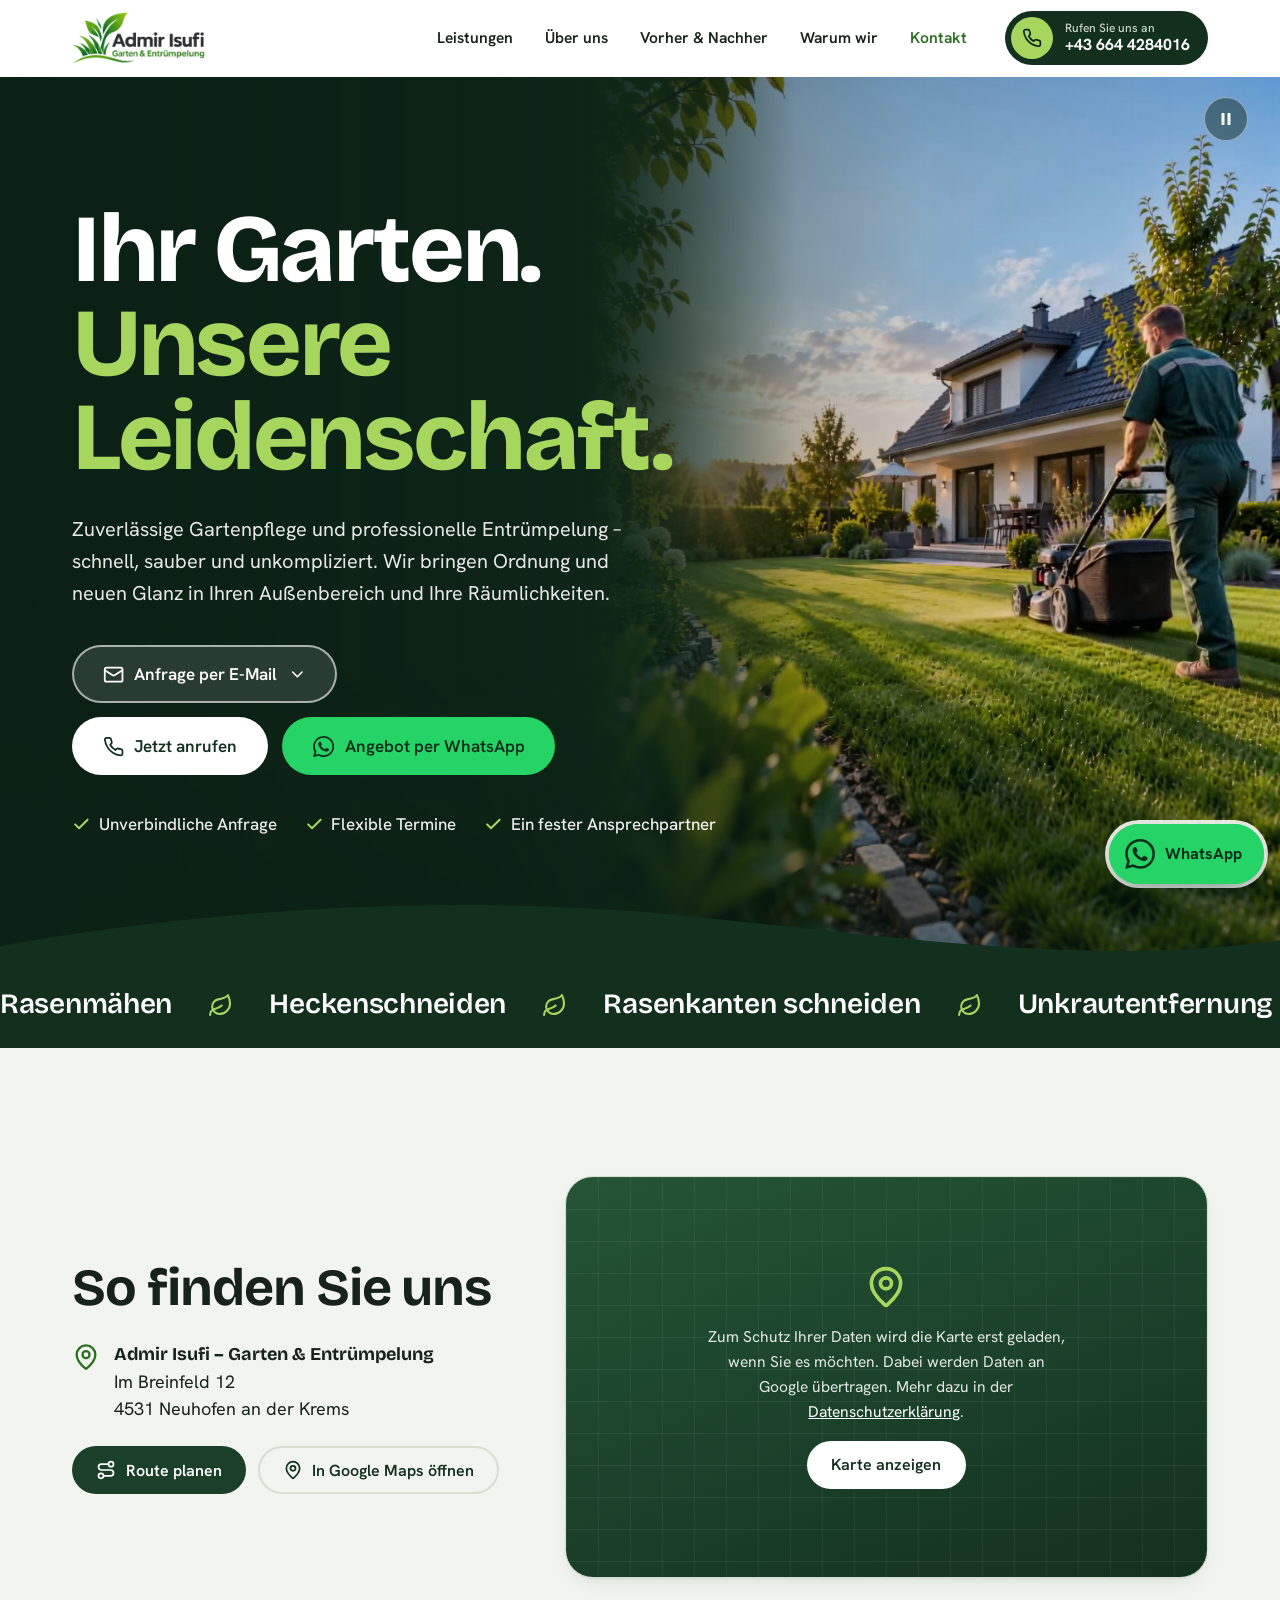
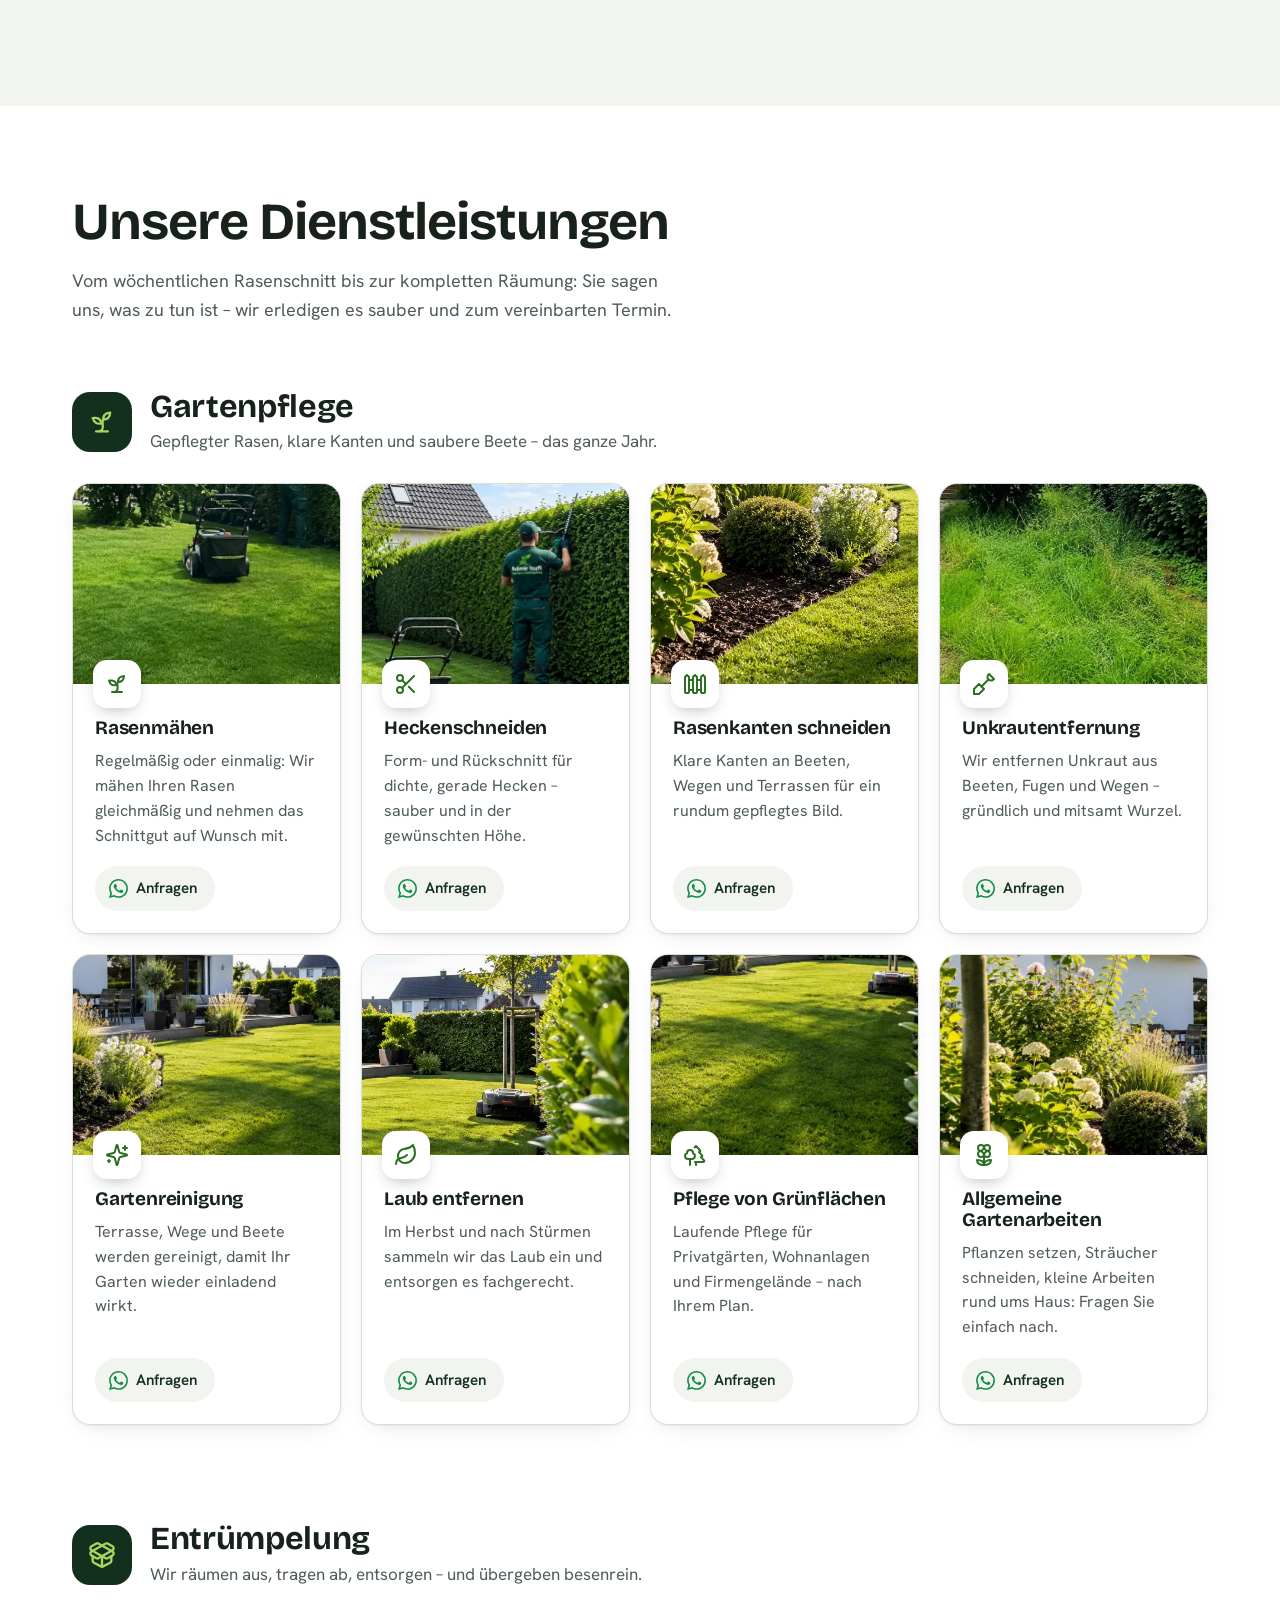
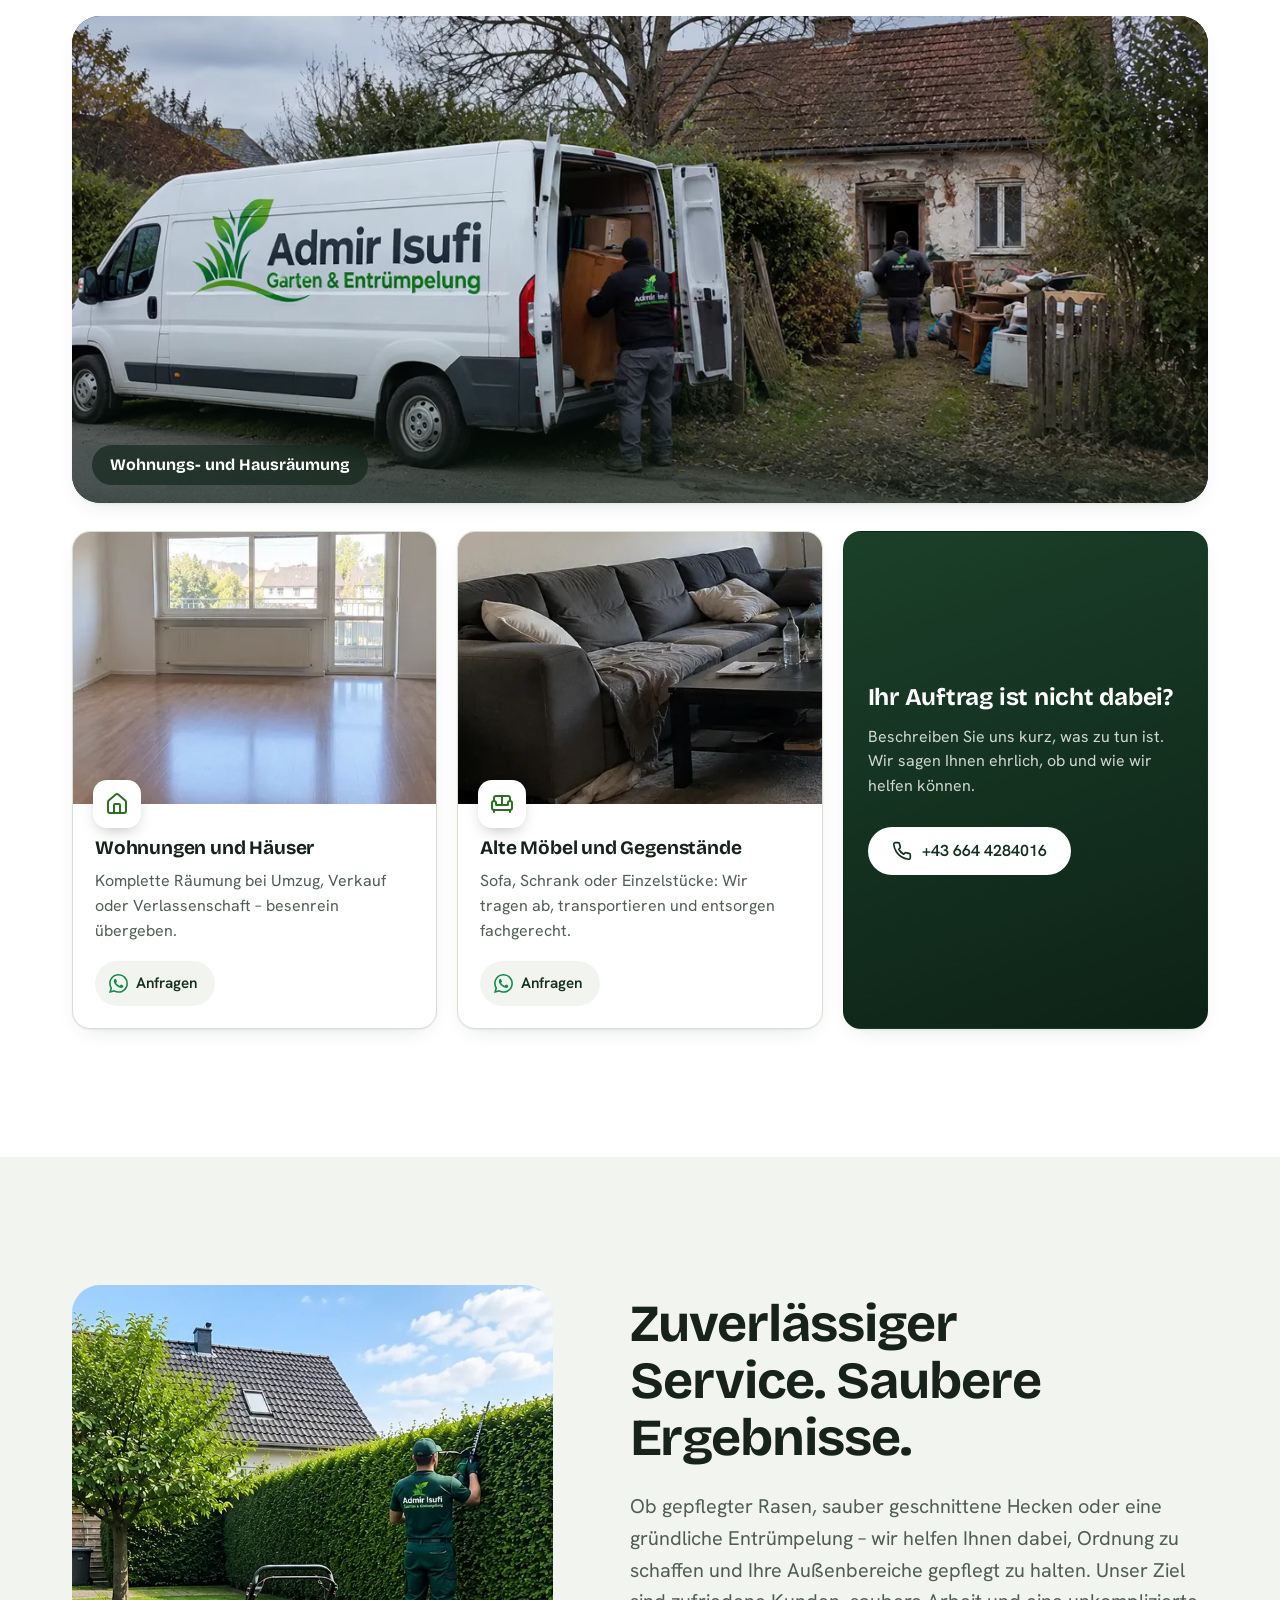
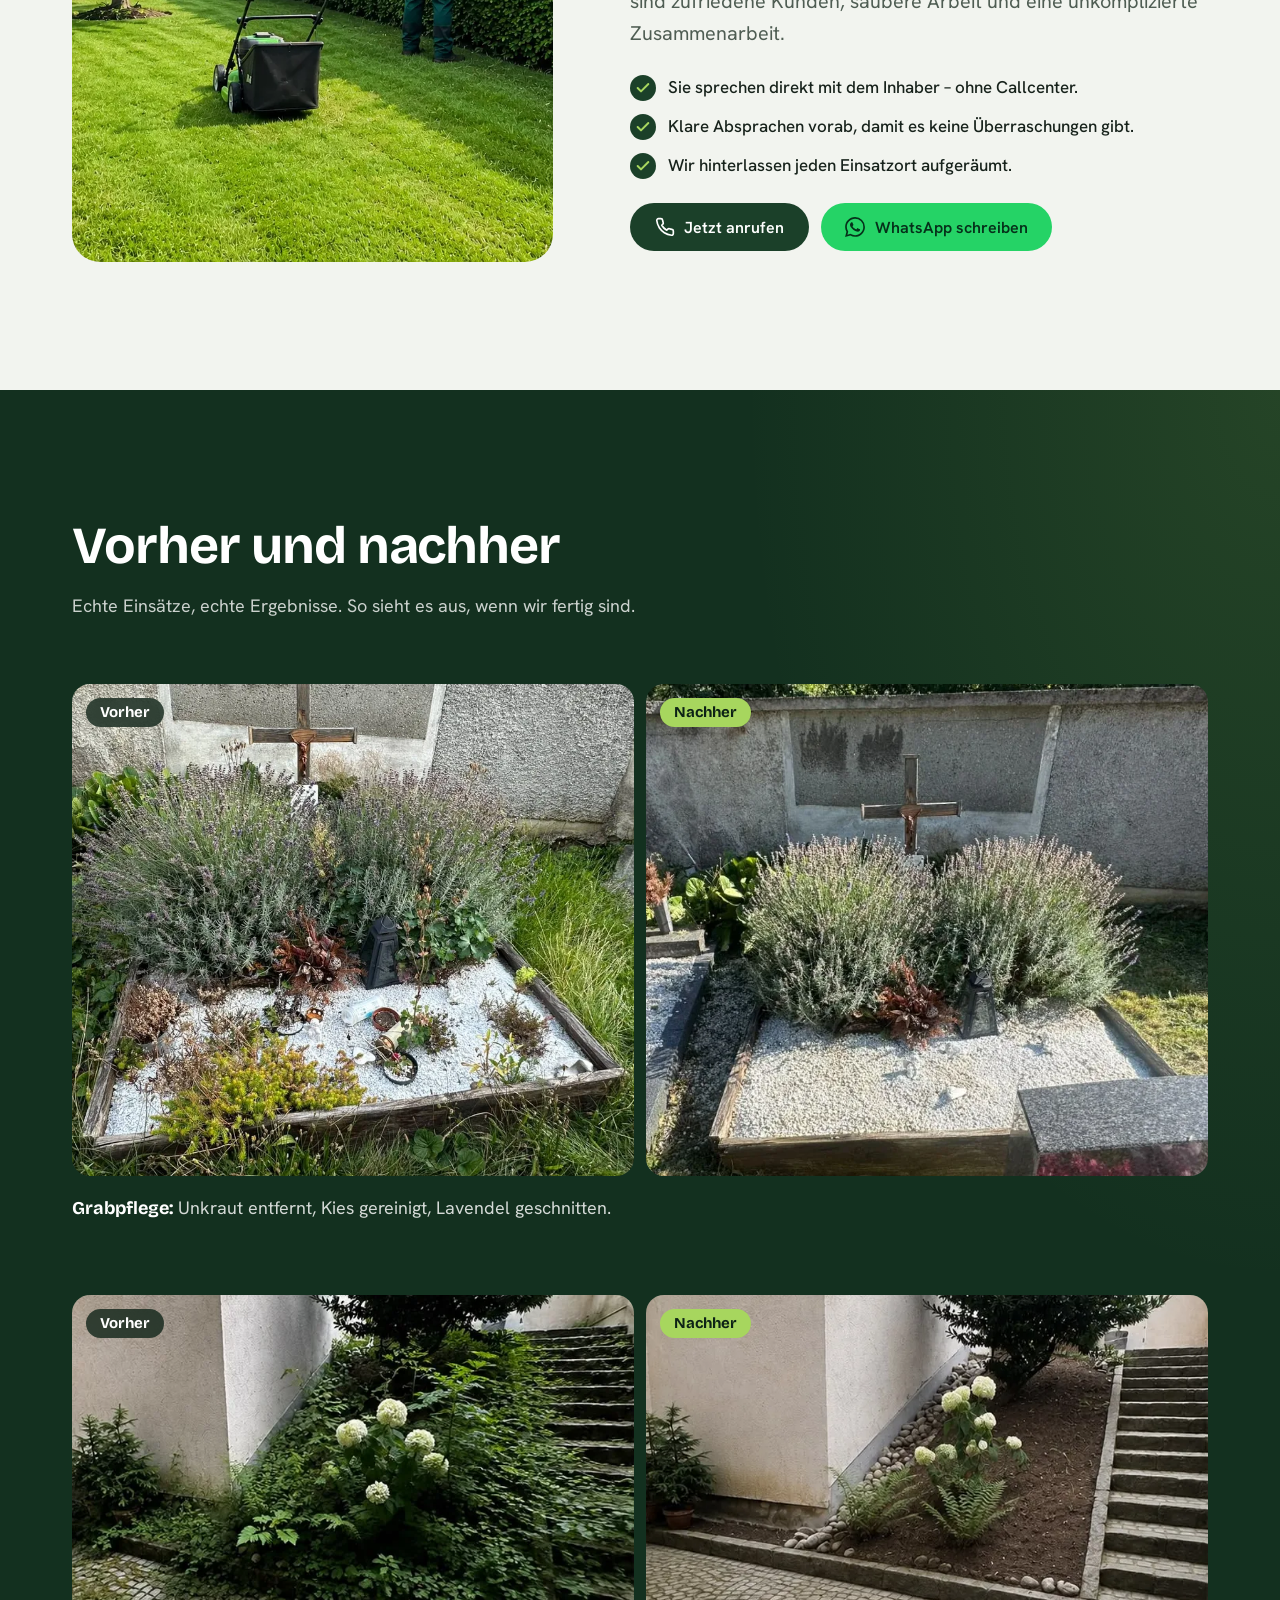
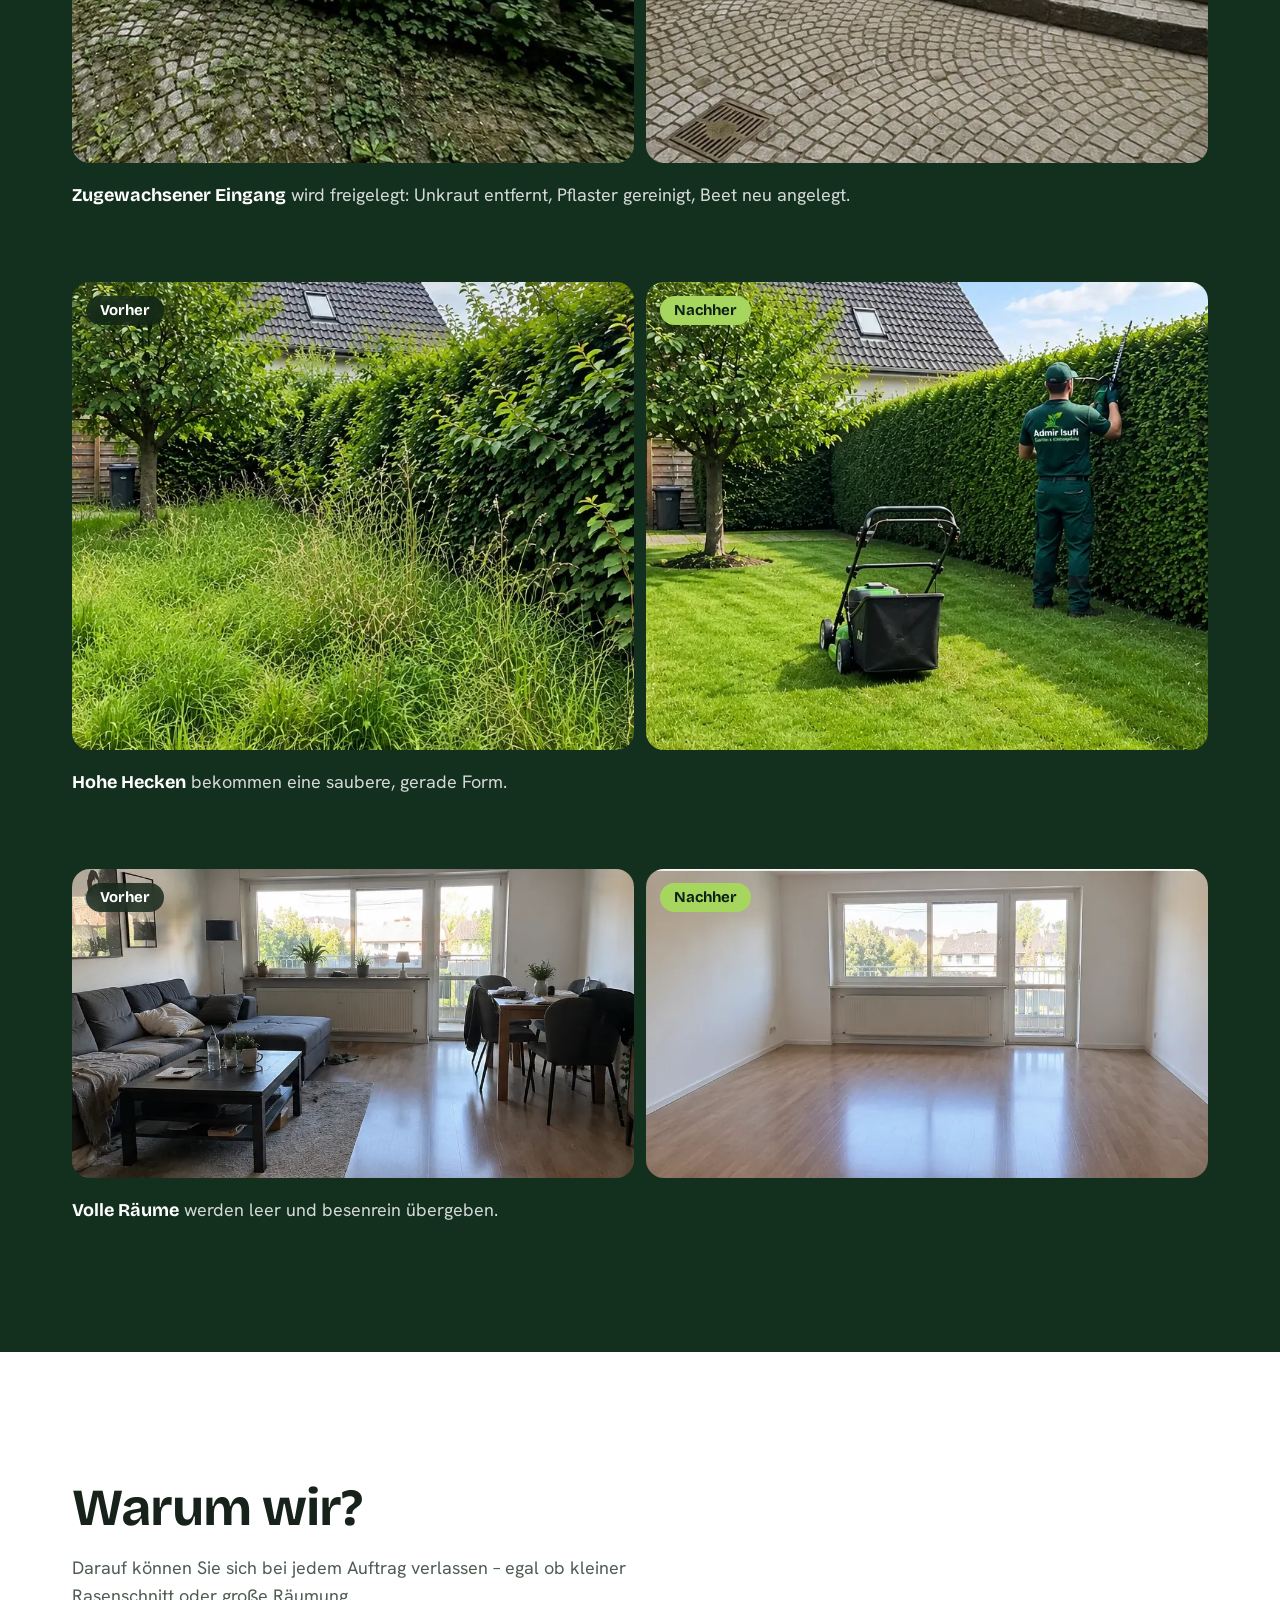
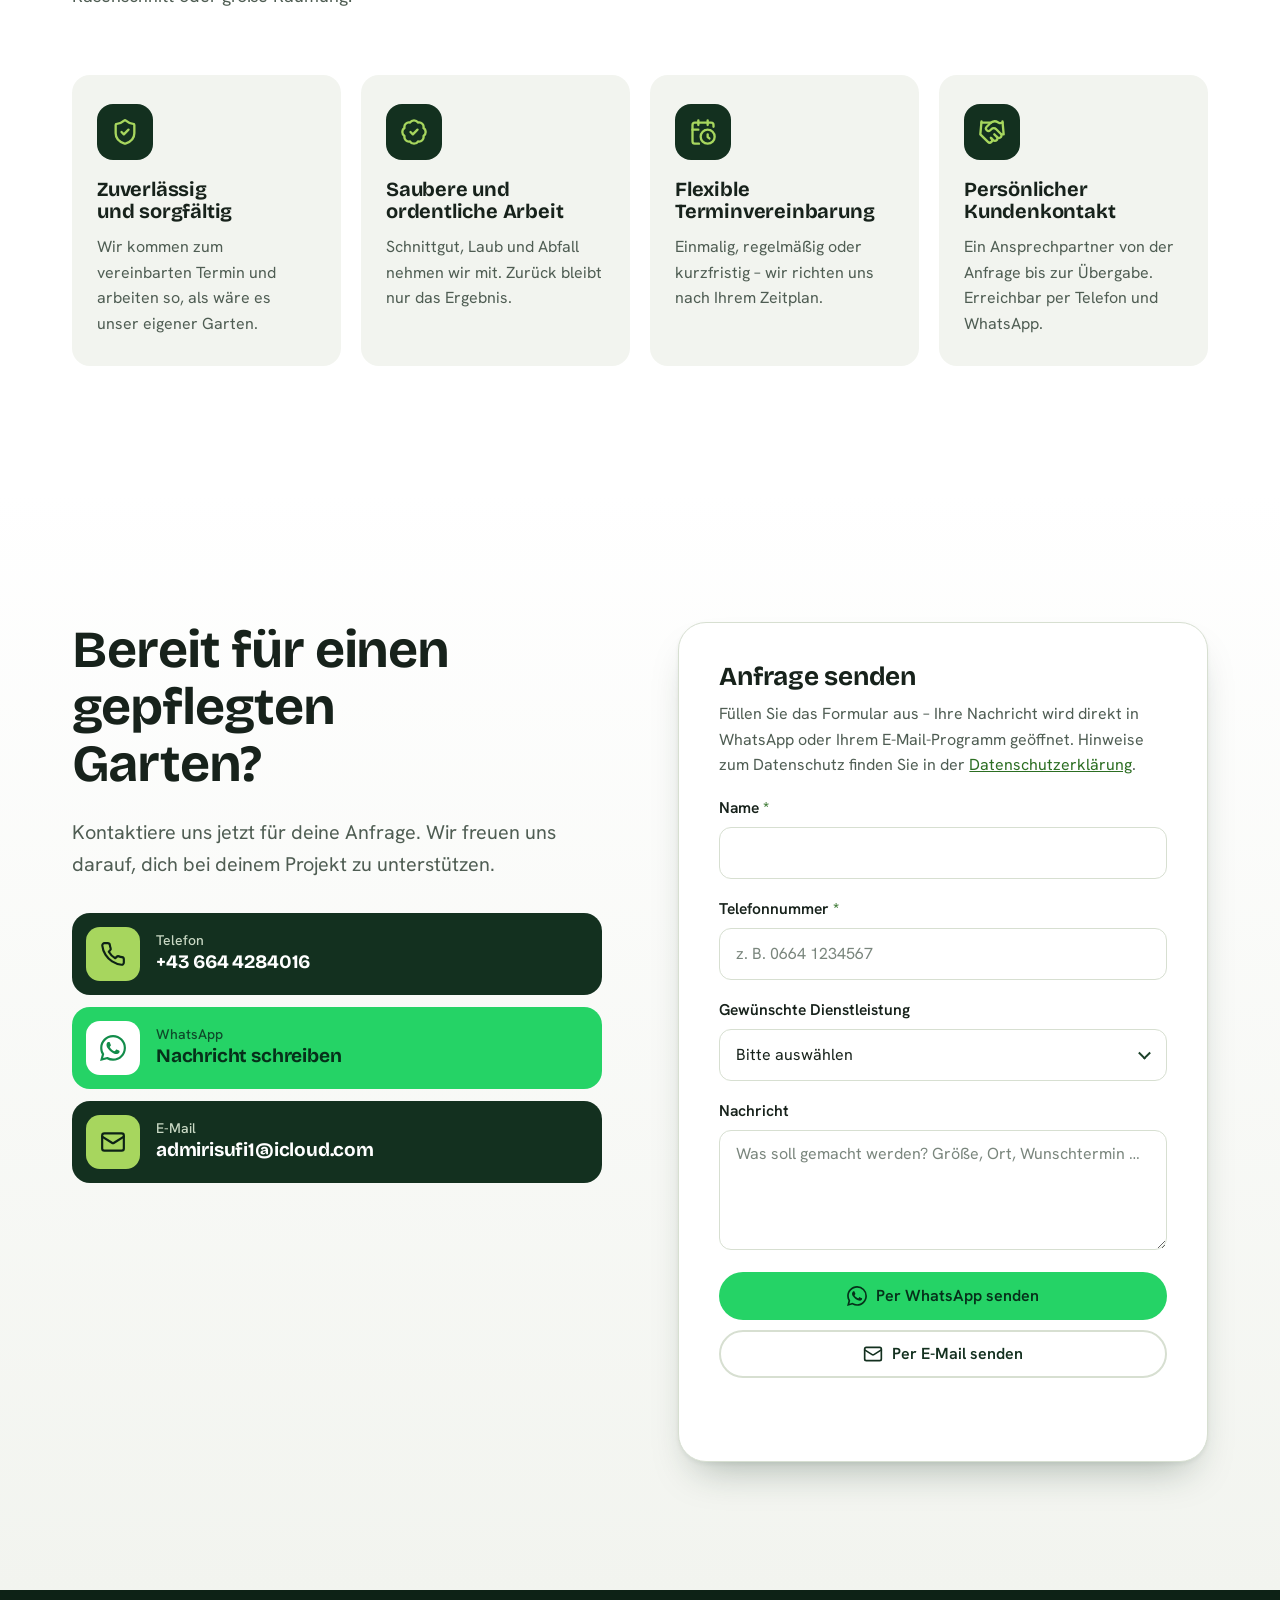
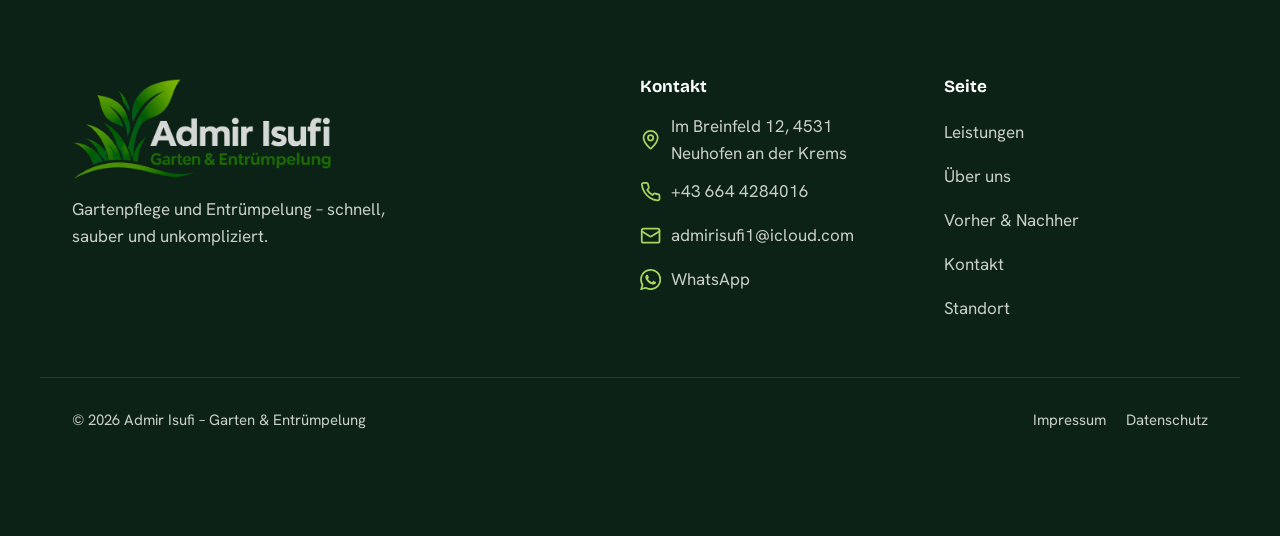
<file: index.html>
<!doctype html>
<html lang="de-AT">
<head>
  <meta charset="utf-8">
  <meta name="viewport" content="width=device-width, initial-scale=1">
  <title>Admir Isufi – Gartenpflege &amp; Entrümpelung</title>
  <meta name="description" content="Zuverlässige Gartenpflege und professionelle Entrümpelung – schnell, sauber und unkompliziert. Rasenmähen, Heckenschneiden, Wohnungs- und Hausräumung in Neuhofen an der Krems. Jetzt anrufen: +43 664 4284016.">
  <meta name="theme-color" content="#13301f">
  <meta property="og:type" content="website">
  <meta property="og:locale" content="de_AT">
  <meta property="og:title" content="Admir Isufi – Gartenpflege &amp; Entrümpelung">
  <meta property="og:description" content="Zuverlässige Gartenpflege und professionelle Entrümpelung – schnell, sauber und unkompliziert.">
  <meta property="og:image" content="assets/img/hero.webp">
  <link rel="icon" type="image/png" href="assets/img/favicon.png?v=3">
  <link rel="apple-touch-icon" href="assets/img/apple-touch-icon.png?v=3">
  <link rel="preload" href="assets/fonts/bricolage-grotesque-latin-wght-normal.woff2" as="font" type="font/woff2" crossorigin>
  <link rel="preload" href="assets/fonts/hanken-grotesk-latin-wght-normal.woff2" as="font" type="font/woff2" crossorigin>
  <link rel="preload" as="image" href="assets/img/hero-video-poster.webp">
  <link rel="stylesheet" href="assets/css/styles.css?v=5">
  <script type="application/ld+json">
  {
    "@context": "https://schema.org",
    "@type": "LocalBusiness",
    "name": "Admir Isufi – Garten & Entrümpelung",
    "description": "Gartenpflege und Entrümpelung",
    "telephone": "+436644284016",
    "email": "admirisufi1@icloud.com",
    "image": "assets/img/hero.webp",
    "logo": "assets/img/logo.png?v=3",
    "address": {
      "@type": "PostalAddress",
      "streetAddress": "Im Breinfeld 12",
      "postalCode": "4531",
      "addressLocality": "Neuhofen an der Krems",
      "addressRegion": "Oberösterreich",
      "addressCountry": "AT"
    }
  }
  </script>
</head>
<body>

<!-- Icon sprite (Lucide, ISC licence; WhatsApp glyph from Simple Icons, CC0) -->
<svg width="0" height="0" style="position:absolute" aria-hidden="true">
  <defs>
    <symbol id="i-phone" viewBox="0 0 24 24"><path d="M22 16.92v3a2 2 0 0 1-2.18 2 19.79 19.79 0 0 1-8.63-3.07 19.5 19.5 0 0 1-6-6 19.79 19.79 0 0 1-3.07-8.67A2 2 0 0 1 4.11 2h3a2 2 0 0 1 2 1.72 12.84 12.84 0 0 0 .7 2.81 2 2 0 0 1-.45 2.11L8.09 9.91a16 16 0 0 0 6 6l1.27-1.27a2 2 0 0 1 2.11-.45 12.84 12.84 0 0 0 2.81.7A2 2 0 0 1 22 16.92z"/></symbol>
    <symbol id="i-mail" viewBox="0 0 24 24"><rect width="20" height="16" x="2" y="4" rx="2"/><path d="m22 7-8.97 5.7a1.94 1.94 0 0 1-2.06 0L2 7"/></symbol>
    <symbol id="i-whatsapp" viewBox="0 0 24 24"><path fill="currentColor" stroke="none" d="M17.472 14.382c-.297-.149-1.758-.867-2.03-.967-.273-.099-.471-.148-.67.15-.197.297-.767.966-.94 1.164-.173.199-.347.223-.644.075-.297-.15-1.255-.463-2.39-1.475-.883-.788-1.48-1.761-1.653-2.059-.173-.297-.018-.458.13-.606.134-.133.298-.347.446-.52.149-.174.198-.298.298-.497.099-.198.05-.371-.025-.52-.075-.149-.669-1.612-.916-2.207-.242-.579-.487-.5-.669-.51-.173-.008-.371-.01-.57-.01-.198 0-.52.074-.792.372-.272.297-1.04 1.016-1.04 2.479 0 1.462 1.065 2.875 1.213 3.074.149.198 2.096 3.2 5.077 4.487.709.306 1.262.489 1.694.625.712.227 1.36.195 1.871.118.571-.085 1.758-.719 2.006-1.413.248-.694.248-1.289.173-1.413-.074-.124-.272-.198-.57-.347m-5.421 7.403h-.004a9.87 9.87 0 01-5.031-1.378l-.361-.214-3.741.982.998-3.648-.235-.374a9.86 9.86 0 01-1.51-5.26c.001-5.45 4.436-9.884 9.888-9.884 2.64 0 5.122 1.03 6.988 2.898a9.825 9.825 0 012.893 6.994c-.003 5.45-4.437 9.884-9.885 9.884m8.413-18.297A11.815 11.815 0 0012.05 0C5.495 0 .16 5.335.157 11.892c0 2.096.547 4.142 1.588 5.945L.057 24l6.305-1.654a11.882 11.882 0 005.683 1.448h.005c6.554 0 11.89-5.335 11.893-11.893a11.821 11.821 0 00-3.48-8.413Z"/></symbol>
    <symbol id="i-menu" viewBox="0 0 24 24"><path d="M4 6h16M4 12h16M4 18h16"/></symbol>
    <symbol id="i-x" viewBox="0 0 24 24"><path d="M18 6 6 18M6 6l12 12"/></symbol>
    <symbol id="i-chevron" viewBox="0 0 24 24"><path d="m6 9 6 6 6-6"/></symbol>
    <symbol id="i-pin" viewBox="0 0 24 24"><path d="M20 10c0 4.993-5.539 10.193-7.399 11.799a1 1 0 0 1-1.202 0C9.539 20.193 4 14.993 4 10a8 8 0 0 1 16 0"/><circle cx="12" cy="10" r="3"/></symbol>
    <symbol id="i-route" viewBox="0 0 24 24"><circle cx="6" cy="19" r="3"/><path d="M9 19h8.5a3.5 3.5 0 0 0 0-7h-11a3.5 3.5 0 0 1 0-7H15"/><circle cx="18" cy="5" r="3"/></symbol>
    <symbol id="i-pause" viewBox="0 0 24 24"><rect x="6" y="4" width="4" height="16" rx="1"/><rect x="14" y="4" width="4" height="16" rx="1"/></symbol>
    <symbol id="i-play" viewBox="0 0 24 24"><path d="M7 4.5v15a1 1 0 0 0 1.5.86l12-7.5a1 1 0 0 0 0-1.72l-12-7.5A1 1 0 0 0 7 4.5Z"/></symbol>
    <symbol id="i-check" viewBox="0 0 24 24"><path d="M20 6 9 17l-5-5"/></symbol>
    <symbol id="i-sprout" viewBox="0 0 24 24"><path d="M7 20h10"/><path d="M10 20c5.5-2.5.8-6.4 3-10"/><path d="M9.5 9.4c1.1.8 1.8 2.2 2.3 3.7-2 .4-3.5.4-4.8-.3-1.2-.6-2.3-1.9-3-4.2 2.8-.5 4.4 0 5.5.8z"/><path d="M14.1 6a7 7 0 0 0-1.1 4c1.9-.1 3.3-.6 4.3-1.4 1-1 1.6-2.3 1.7-4.6-2.7.1-4 1-4.9 2z"/></symbol>
    <symbol id="i-scissors" viewBox="0 0 24 24"><circle cx="6" cy="6" r="3"/><path d="M8.12 8.12 12 12"/><path d="M20 4 8.12 15.88"/><circle cx="6" cy="18" r="3"/><path d="M14.8 14.8 20 20"/></symbol>
    <symbol id="i-fence" viewBox="0 0 24 24"><path d="M4 3 2 5v15c0 .6.4 1 1 1h2c.6 0 1-.4 1-1V5Z"/><path d="M6 8h4M6 18h4"/><path d="m12 3-2 2v15c0 .6.4 1 1 1h2c.6 0 1-.4 1-1V5Z"/><path d="M14 8h4M14 18h4"/><path d="m20 3-2 2v15c0 .6.4 1 1 1h2c.6 0 1-.4 1-1V5Z"/></symbol>
    <symbol id="i-shovel" viewBox="0 0 24 24"><path d="M2 22v-5l5-5 5 5-5 5z"/><path d="M9.5 14.5 16 8"/><path d="m17 2 5 5-.5.5a3.53 3.53 0 0 1-5 0 3.53 3.53 0 0 1 0-5L17 2"/></symbol>
    <symbol id="i-sparkles" viewBox="0 0 24 24"><path d="M9.937 15.5A2 2 0 0 0 8.5 14.063l-6.135-1.582a.5.5 0 0 1 0-.962L8.5 9.936A2 2 0 0 0 9.937 8.5l1.582-6.135a.5.5 0 0 1 .963 0L14.063 8.5A2 2 0 0 0 15.5 9.937l6.135 1.581a.5.5 0 0 1 0 .964L15.5 14.063a2 2 0 0 0-1.437 1.437l-1.582 6.135a.5.5 0 0 1-.963 0z"/><path d="M20 3v4M22 5h-4M4 17v2M5 18H3"/></symbol>
    <symbol id="i-leaf" viewBox="0 0 24 24"><path d="M11 20A7 7 0 0 1 9.8 6.1C15.5 5 17 4.48 19 2c1 2 2 4.18 2 8 0 5.5-4.78 10-10 10Z"/><path d="M2 21c0-3 1.85-5.36 5.08-6C9.5 14.52 12 13 13 12"/></symbol>
    <symbol id="i-trees" viewBox="0 0 24 24"><path d="M10 10v.2A3 3 0 0 1 8.9 16H5a3 3 0 0 1-1-5.8V10a3 3 0 0 1 6 0Z"/><path d="M7 16v6M13 19v3"/><path d="M12 19h8.3a1 1 0 0 0 .7-1.7L18 14h.3a1 1 0 0 0 .7-1.7L16 9h.2a1 1 0 0 0 .8-1.7L13 3l-1.4 1.5"/></symbol>
    <symbol id="i-flower" viewBox="0 0 24 24"><path d="M12 5a3 3 0 1 1 3 3m-3-3a3 3 0 1 0-3 3m3-3v1M9 8a3 3 0 1 0 3 3M9 8h1m5 0a3 3 0 1 1-3 3m3-3h-1m-2 3v-1"/><circle cx="12" cy="8" r="2"/><path d="M12 10v12"/><path d="M12 22c4.2 0 7-1.667 7-5-4.2 0-7 1.667-7 5Z"/><path d="M12 22c-4.2 0-7-1.667-7-5 4.2 0 7 1.667 7 5Z"/></symbol>
    <symbol id="i-warehouse" viewBox="0 0 24 24"><path d="M22 8.35V20a2 2 0 0 1-2 2H4a2 2 0 0 1-2-2V8.35A2 2 0 0 1 3.26 6.5l8-3.2a2 2 0 0 1 1.48 0l8 3.2A2 2 0 0 1 22 8.35Z"/><path d="M6 18h12M6 14h12"/><rect width="12" height="12" x="6" y="10"/></symbol>
    <symbol id="i-house" viewBox="0 0 24 24"><path d="M15 21v-8a1 1 0 0 0-1-1h-4a1 1 0 0 0-1 1v8"/><path d="M3 10a2 2 0 0 1 .709-1.528l7-5.999a2 2 0 0 1 2.582 0l7 5.999A2 2 0 0 1 21 10v9a2 2 0 0 1-2 2H5a2 2 0 0 1-2-2z"/></symbol>
    <symbol id="i-car" viewBox="0 0 24 24"><path d="M19 17h2c.6 0 1-.4 1-1v-3c0-.9-.7-1.7-1.5-1.9C18.7 10.6 16 10 16 10s-1.3-1.4-2.2-2.3c-.5-.4-1.1-.7-1.8-.7H5c-.6 0-1.1.4-1.4.9l-1.4 2.9A3.7 3.7 0 0 0 2 12v4c0 .6.4 1 1 1h2"/><circle cx="7" cy="17" r="2"/><path d="M9 17h6"/><circle cx="17" cy="17" r="2"/></symbol>
    <symbol id="i-sofa" viewBox="0 0 24 24"><path d="M20 9V6a2 2 0 0 0-2-2H6a2 2 0 0 0-2 2v3"/><path d="M2 16a2 2 0 0 0 2 2h16a2 2 0 0 0 2-2v-5a2 2 0 0 0-4 0v1.5a.5.5 0 0 1-.5.5h-11a.5.5 0 0 1-.5-.5V11a2 2 0 0 0-4 0z"/><path d="M4 18v2M20 18v2M12 4v9"/></symbol>
    <symbol id="i-archive" viewBox="0 0 24 24"><rect width="20" height="5" x="2" y="3" rx="1"/><path d="M4 8v11a2 2 0 0 0 2 2h12a2 2 0 0 0 2-2V8"/><path d="M10 12h4"/></symbol>
    <symbol id="i-package" viewBox="0 0 24 24"><path d="M12 22v-9"/><path d="M15.17 2.21a1.67 1.67 0 0 1 1.63 0L21 4.57a1.93 1.93 0 0 1 0 3.36L8.82 14.79a1.655 1.655 0 0 1-1.64 0L3 12.43a1.93 1.93 0 0 1 0-3.36z"/><path d="M20 13v3.87a2.06 2.06 0 0 1-1.11 1.83l-6 3.08a1.93 1.93 0 0 1-1.78 0l-6-3.08A2.06 2.06 0 0 1 4 16.87V13"/><path d="M21 12.43a1.93 1.93 0 0 0 0-3.36L8.83 2.2a1.64 1.64 0 0 0-1.63 0L3 4.57a1.93 1.93 0 0 0 0 3.36l12.18 6.86a1.636 1.636 0 0 0 1.63 0z"/></symbol>
    <symbol id="i-trash" viewBox="0 0 24 24"><path d="M3 6h18"/><path d="M19 6v14c0 1-1 2-2 2H7c-1 0-2-1-2-2V6"/><path d="M8 6V4c0-1 1-2 2-2h4c1 0 2 1 2 2v2"/><path d="M10 11v6M14 11v6"/></symbol>
    <symbol id="i-shield" viewBox="0 0 24 24"><path d="M20 13c0 5-3.5 7.5-7.66 8.95a1 1 0 0 1-.67-.01C7.5 20.5 4 18 4 13V6a1 1 0 0 1 1-1c2 0 4.5-1.2 6.24-2.72a1.17 1.17 0 0 1 1.52 0C14.51 3.81 17 5 19 5a1 1 0 0 1 1 1z"/><path d="m9 12 2 2 4-4"/></symbol>
    <symbol id="i-badge" viewBox="0 0 24 24"><path d="M3.85 8.62a4 4 0 0 1 4.78-4.77 4 4 0 0 1 6.74 0 4 4 0 0 1 4.78 4.78 4 4 0 0 1 0 6.74 4 4 0 0 1-4.77 4.78 4 4 0 0 1-6.75 0 4 4 0 0 1-4.78-4.77 4 4 0 0 1 0-6.76Z"/><path d="m9 12 2 2 4-4"/></symbol>
    <symbol id="i-calendar" viewBox="0 0 24 24"><path d="M21 7.5V6a2 2 0 0 0-2-2H5a2 2 0 0 0-2 2v14a2 2 0 0 0 2 2h3.5"/><path d="M16 2v4M8 2v4M3 10h5"/><path d="M17.5 17.5 16 16.3V14"/><circle cx="16" cy="16" r="6"/></symbol>
    <symbol id="i-handshake" viewBox="0 0 24 24"><path d="m11 17 2 2a1 1 0 1 0 3-3"/><path d="m14 14 2.5 2.5a1 1 0 1 0 3-3l-3.88-3.88a3 3 0 0 0-4.24 0l-.88.88a1 1 0 1 1-3-3l2.81-2.81a5.79 5.79 0 0 1 7.06-.87l.47.28a2 2 0 0 0 1.42.25L21 4"/><path d="m21 3 1 11h-2"/><path d="M3 3 2 14l6.5 6.5a1 1 0 1 0 3-3"/><path d="M3 4h8"/></symbol>
  </defs>
</svg>

<a class="skip-link" href="#main">Zum Inhalt springen</a>

<header class="site-header" id="top">
  <div class="container header-inner">
    <a class="brand" href="#top" aria-label="Admir Isufi – zur Startseite">
      <img src="assets/img/logo.webp?v=3" width="640" height="251" alt="Admir Isufi – Garten &amp; Entrümpelung">
    </a>

    <nav class="nav" id="site-nav" aria-label="Hauptnavigation">
      <ul>
        <li><a href="#leistungen">Leistungen</a></li>
        <li><a href="#ueber-uns">Über uns</a></li>
        <li><a href="#vorher-nachher">Vorher &amp; Nachher</a></li>
        <li><a href="#vorteile">Warum wir</a></li>
        <li><a href="#kontakt">Kontakt</a></li>
      </ul>
      <div class="nav-mobile-actions">
        <a class="btn btn-primary" href="tel:+436644284016"><svg class="icon"><use href="#i-phone"/></svg>Jetzt anrufen</a>
        <a class="btn btn-whatsapp js-wa" href="https://wa.me/436644284016?text=Hallo%2C%20ich%20interessiere%20mich%20f%C3%BCr%20Ihre%20Gartenpflege-%20und%20Entr%C3%BCmpelungsservices.%20K%C3%B6nnen%20Sie%20mir%20bitte%20weitere%20Informationen%20geben%3F" target="_blank" rel="noopener"><svg class="icon"><use href="#i-whatsapp"/></svg>WhatsApp</a>
      </div>
    </nav>

    <div class="header-actions">
      <a class="header-phone" href="tel:+436644284016">
        <span class="header-phone-icon"><svg class="icon"><use href="#i-phone"/></svg></span>
        <span class="header-phone-text"><small>Rufen Sie uns an</small>+43 664 4284016</span>
      </a>
      <button class="menu-toggle" type="button" aria-expanded="false" aria-controls="site-nav" aria-label="Menü öffnen">
        <svg class="icon icon-open"><use href="#i-menu"/></svg>
        <svg class="icon icon-close"><use href="#i-x"/></svg>
      </button>
    </div>
  </div>
</header>

<main id="main">

  <!-- Hero -->
  <section class="hero" aria-labelledby="hero-title">
    <div class="hero-media">
      <img class="hero-poster" src="assets/img/hero-video-poster.webp" width="834" height="1112" alt="" fetchpriority="high">
      <video class="hero-video" autoplay muted loop playsinline preload="auto" poster="assets/img/hero-video-poster.webp" aria-label="Video: Ein Gärtner mäht den Rasen vor einem Einfamilienhaus in der Abendsonne">
        <source src="assets/video/hero.mp4" type="video/mp4">
        <source src="assets/video/hero.webm" type="video/webm">
      </video>
    </div>
    <button class="video-toggle" type="button" aria-pressed="false" aria-label="Video pausieren">
      <svg class="icon icon-pause" aria-hidden="true"><use href="#i-pause"/></svg>
      <svg class="icon icon-play" aria-hidden="true"><use href="#i-play"/></svg>
    </button>
    <div class="container hero-content">
      <h1 id="hero-title" class="hero-title">
        <span>Ihr Garten.</span>
        <span>Unsere Leidenschaft.</span>
      </h1>
      <p class="hero-lead">Zuverlässige Gartenpflege und professionelle Entrümpelung – schnell, sauber und unkompliziert. Wir bringen Ordnung und neuen Glanz in Ihren Außenbereich und Ihre Räumlichkeiten.</p>
      <div class="hero-mail">
        <button class="btn btn-lg btn-mail" type="button" aria-expanded="false" aria-controls="service-picker"><svg class="icon"><use href="#i-mail"/></svg>Anfrage per E-Mail<svg class="icon chevron" aria-hidden="true"><use href="#i-chevron"/></svg></button>
        <div class="service-picker" id="service-picker" hidden>
          <p class="picker-title">Wählen Sie eine Leistung – wir bringen Sie direkt zum Anfrageformular.</p>
          <p class="picker-group">Gartenpflege</p>
          <ul class="picker-list">
            <li><button type="button" class="pick" data-pick="Rasenmähen">Rasenmähen</button></li>
            <li><button type="button" class="pick" data-pick="Heckenschneiden">Heckenschneiden</button></li>
            <li><button type="button" class="pick" data-pick="Rasenkanten schneiden">Rasenkanten schneiden</button></li>
            <li><button type="button" class="pick" data-pick="Unkrautentfernung">Unkrautentfernung</button></li>
            <li><button type="button" class="pick" data-pick="Gartenreinigung">Gartenreinigung</button></li>
            <li><button type="button" class="pick" data-pick="Laub entfernen">Laub entfernen</button></li>
            <li><button type="button" class="pick" data-pick="Pflege von Grünflächen">Pflege von Grünflächen</button></li>
            <li><button type="button" class="pick" data-pick="Allgemeine Gartenarbeiten">Allgemeine Gartenarbeiten</button></li>
          </ul>
          <p class="picker-group">Entrümpelung</p>
          <ul class="picker-list">
            <li><button type="button" class="pick" data-pick="Entrümpelung von Wohnungen und Häusern">Wohnungen und Häuser</button></li>
            <li><button type="button" class="pick" data-pick="Entfernung alter Möbel und Gegenstände">Alte Möbel und Gegenstände</button></li>
          </ul>
        </div>
      </div>
      <div class="hero-actions">
        <a class="btn btn-lg btn-light" href="tel:+436644284016"><svg class="icon"><use href="#i-phone"/></svg>Jetzt anrufen</a>
        <a class="btn btn-lg btn-whatsapp js-wa" href="https://wa.me/436644284016?text=Hallo%2C%20ich%20interessiere%20mich%20f%C3%BCr%20Ihre%20Gartenpflege-%20und%20Entr%C3%BCmpelungsservices.%20K%C3%B6nnen%20Sie%20mir%20bitte%20weitere%20Informationen%20geben%3F" target="_blank" rel="noopener"><svg class="icon"><use href="#i-whatsapp"/></svg>Angebot per WhatsApp</a>
      </div>
      <ul class="hero-facts">
        <li><svg class="icon" aria-hidden="true"><use href="#i-check"/></svg>Unverbindliche Anfrage</li>
        <li><svg class="icon" aria-hidden="true"><use href="#i-check"/></svg>Flexible Termine</li>
        <li><svg class="icon" aria-hidden="true"><use href="#i-check"/></svg>Ein fester Ansprechpartner</li>
      </ul>
    </div>
    <svg class="hero-curve" viewBox="0 0 1440 120" preserveAspectRatio="none" aria-hidden="true"><path d="M0 120V70C240 18 520 0 760 28c260 30 470 70 680 34v58Z"/></svg>
  </section>

  <!-- Laufband mit Leistungen -->
  <section class="ticker" aria-label="Unsere Leistungen im Überblick">
    <div class="ticker-track">
      <ul class="ticker-list">
        <li>Rasenmähen<svg class="icon" aria-hidden="true"><use href="#i-leaf"/></svg></li>
        <li>Heckenschneiden<svg class="icon" aria-hidden="true"><use href="#i-leaf"/></svg></li>
        <li>Rasenkanten schneiden<svg class="icon" aria-hidden="true"><use href="#i-leaf"/></svg></li>
        <li>Unkrautentfernung<svg class="icon" aria-hidden="true"><use href="#i-leaf"/></svg></li>
        <li>Gartenreinigung<svg class="icon" aria-hidden="true"><use href="#i-leaf"/></svg></li>
        <li>Laub entfernen<svg class="icon" aria-hidden="true"><use href="#i-leaf"/></svg></li>
        <li>Pflege von Grünflächen<svg class="icon" aria-hidden="true"><use href="#i-leaf"/></svg></li>
        <li>Allgemeine Gartenarbeiten<svg class="icon" aria-hidden="true"><use href="#i-leaf"/></svg></li>
        <li>Wohnungs- und Hausräumung<svg class="icon" aria-hidden="true"><use href="#i-leaf"/></svg></li>
        <li>Alte Möbel entfernen<svg class="icon" aria-hidden="true"><use href="#i-leaf"/></svg></li>
      </ul>
      <ul class="ticker-list ticker-list--clone" aria-hidden="true">
        <li>Rasenmähen<svg class="icon" aria-hidden="true"><use href="#i-leaf"/></svg></li>
        <li>Heckenschneiden<svg class="icon" aria-hidden="true"><use href="#i-leaf"/></svg></li>
        <li>Rasenkanten schneiden<svg class="icon" aria-hidden="true"><use href="#i-leaf"/></svg></li>
        <li>Unkrautentfernung<svg class="icon" aria-hidden="true"><use href="#i-leaf"/></svg></li>
        <li>Gartenreinigung<svg class="icon" aria-hidden="true"><use href="#i-leaf"/></svg></li>
        <li>Laub entfernen<svg class="icon" aria-hidden="true"><use href="#i-leaf"/></svg></li>
        <li>Pflege von Grünflächen<svg class="icon" aria-hidden="true"><use href="#i-leaf"/></svg></li>
        <li>Allgemeine Gartenarbeiten<svg class="icon" aria-hidden="true"><use href="#i-leaf"/></svg></li>
        <li>Wohnungs- und Hausräumung<svg class="icon" aria-hidden="true"><use href="#i-leaf"/></svg></li>
        <li>Alte Möbel entfernen<svg class="icon" aria-hidden="true"><use href="#i-leaf"/></svg></li>
      </ul>
    </div>
  </section>

  <!-- Standort -->
  <section class="section location" id="standort" aria-labelledby="location-title">
    <div class="container location-grid">
      <div class="location-info">
        <h2 id="location-title">So finden Sie uns</h2>
        <address class="location-address">
          <svg class="icon" aria-hidden="true"><use href="#i-pin"/></svg>
          <span><strong>Admir Isufi – Garten &amp; Entrümpelung</strong>Im Breinfeld 12<br>4531 Neuhofen an der Krems</span>
        </address>
        <div class="btn-row">
          <a class="btn btn-primary" href="https://www.google.com/maps/dir/?api=1&amp;destination=Im+Breinfeld+12%2C+4531+Neuhofen+an+der+Krems" target="_blank" rel="noopener"><svg class="icon"><use href="#i-route"/></svg>Route planen</a>
          <a class="btn btn-outline" href="https://www.google.com/maps/search/?api=1&amp;query=Im+Breinfeld+12%2C+4531+Neuhofen+an+der+Krems" target="_blank" rel="noopener"><svg class="icon"><use href="#i-pin"/></svg>In Google Maps öffnen</a>
        </div>
      </div>
      <div class="map" data-src="https://www.google.com/maps?q=Im+Breinfeld+12%2C+4531+Neuhofen+an+der+Krems&amp;z=15&amp;output=embed">
        <div class="map-consent">
          <svg class="icon map-pin" aria-hidden="true"><use href="#i-pin"/></svg>
          <p>Zum Schutz Ihrer Daten wird die Karte erst geladen, wenn Sie es möchten. Dabei werden Daten an Google übertragen. Mehr dazu in der <a href="datenschutz.html#google-maps">Datenschutzerklärung</a>.</p>
          <button class="btn btn-light" type="button" id="map-load">Karte anzeigen</button>
        </div>
      </div>
    </div>
  </section>

  <!-- Leistungen -->
  <section class="section services" id="leistungen" aria-labelledby="leistungen-title">
    <div class="container">
      <div class="section-head">
        <h2 id="leistungen-title">Unsere Dienstleistungen</h2>
        <p>Vom wöchentlichen Rasenschnitt bis zur kompletten Räumung: Sie sagen uns, was zu tun ist – wir erledigen es sauber und zum vereinbarten Termin.</p>
      </div>

      <div class="service-group" id="gartenpflege">
        <div class="group-head">
          <span class="group-icon"><svg class="icon" aria-hidden="true"><use href="#i-sprout"/></svg></span>
          <div>
            <h3>Gartenpflege</h3>
            <p>Gepflegter Rasen, klare Kanten und saubere Beete – das ganze Jahr.</p>
          </div>
        </div>
        <ul class="card-grid">
          <li class="card">
            <div class="card-media"><img src="assets/img/s-rasenmaehen.webp" width="600" height="450" alt="Rasenmäher auf frisch gemähtem Rasen" loading="lazy"></div>
            <div class="card-body">
              <span class="card-icon"><svg class="icon" aria-hidden="true"><use href="#i-sprout"/></svg></span>
              <h4>Rasenmähen</h4>
              <p>Regelmäßig oder einmalig: Wir mähen Ihren Rasen gleichmäßig und nehmen das Schnittgut auf Wunsch mit.</p>
              <a class="card-cta js-wa" data-service="Rasenmähen" href="#kontakt"><svg class="icon"><use href="#i-whatsapp"/></svg>Anfragen</a>
            </div>
          </li>
          <li class="card">
            <div class="card-media"><img src="assets/img/s-hecke.webp" width="536" height="402" alt="Mitarbeiter schneidet eine hohe Hecke gerade" loading="lazy"></div>
            <div class="card-body">
              <span class="card-icon"><svg class="icon" aria-hidden="true"><use href="#i-scissors"/></svg></span>
              <h4>Heckenschneiden</h4>
              <p>Form- und Rückschnitt für dichte, gerade Hecken – sauber und in der gewünschten Höhe.</p>
              <a class="card-cta js-wa" data-service="Heckenschneiden" href="#kontakt"><svg class="icon"><use href="#i-whatsapp"/></svg>Anfragen</a>
            </div>
          </li>
          <li class="card">
            <div class="card-media"><img src="assets/img/s-rasenkanten.webp" width="720" height="360" alt="Sauber abgestochene Rasenkante an einem Blumenbeet" loading="lazy"></div>
            <div class="card-body">
              <span class="card-icon"><svg class="icon" aria-hidden="true"><use href="#i-fence"/></svg></span>
              <h4>Rasenkanten schneiden</h4>
              <p>Klare Kanten an Beeten, Wegen und Terrassen für ein rundum gepflegtes Bild.</p>
              <a class="card-cta js-wa" data-service="Rasenkanten schneiden" href="#kontakt"><svg class="icon"><use href="#i-whatsapp"/></svg>Anfragen</a>
            </div>
          </li>
          <li class="card">
            <div class="card-media"><img src="assets/img/s-unkraut.webp" width="700" height="524" alt="Verwilderte, hoch gewachsene Wiese vor dem Pflegeeinsatz" loading="lazy"></div>
            <div class="card-body">
              <span class="card-icon"><svg class="icon" aria-hidden="true"><use href="#i-shovel"/></svg></span>
              <h4>Unkrautentfernung</h4>
              <p>Wir entfernen Unkraut aus Beeten, Fugen und Wegen – gründlich und mitsamt Wurzel.</p>
              <a class="card-cta js-wa" data-service="Unkrautentfernung" href="#kontakt"><svg class="icon"><use href="#i-whatsapp"/></svg>Anfragen</a>
            </div>
          </li>
          <li class="card">
            <div class="card-media"><img src="assets/img/s-gartenreinigung.webp" width="680" height="510" alt="Aufgeräumte Terrasse mit Pflanzentöpfen und gepflegtem Rasen" loading="lazy"></div>
            <div class="card-body">
              <span class="card-icon"><svg class="icon" aria-hidden="true"><use href="#i-sparkles"/></svg></span>
              <h4>Gartenreinigung</h4>
              <p>Terrasse, Wege und Beete werden gereinigt, damit Ihr Garten wieder einladend wirkt.</p>
              <a class="card-cta js-wa" data-service="Gartenreinigung" href="#kontakt"><svg class="icon"><use href="#i-whatsapp"/></svg>Anfragen</a>
            </div>
          </li>
          <li class="card">
            <div class="card-media"><img src="assets/img/s-laub.webp" width="496" height="372" alt="Junger Baum und Hecke an einer sauberen Rasenfläche" loading="lazy"></div>
            <div class="card-body">
              <span class="card-icon"><svg class="icon" aria-hidden="true"><use href="#i-leaf"/></svg></span>
              <h4>Laub entfernen</h4>
              <p>Im Herbst und nach Stürmen sammeln wir das Laub ein und entsorgen es fachgerecht.</p>
              <a class="card-cta js-wa" data-service="Laub entfernen" href="#kontakt"><svg class="icon"><use href="#i-whatsapp"/></svg>Anfragen</a>
            </div>
          </li>
          <li class="card">
            <div class="card-media"><img src="assets/img/s-gruenflaechen.webp" width="700" height="484" alt="Große, gleichmäßig grüne Rasenfläche" loading="lazy"></div>
            <div class="card-body">
              <span class="card-icon"><svg class="icon" aria-hidden="true"><use href="#i-trees"/></svg></span>
              <h4>Pflege von Grünflächen</h4>
              <p>Laufende Pflege für Privatgärten, Wohnanlagen und Firmengelände – nach Ihrem Plan.</p>
              <a class="card-cta js-wa" data-service="Pflege von Grünflächen" href="#kontakt"><svg class="icon"><use href="#i-whatsapp"/></svg>Anfragen</a>
            </div>
          </li>
          <li class="card">
            <div class="card-media"><img src="assets/img/s-gartenarbeiten.webp" width="640" height="480" alt="Blühende Hortensien und Gräser in einem gepflegten Beet" loading="lazy"></div>
            <div class="card-body">
              <span class="card-icon"><svg class="icon" aria-hidden="true"><use href="#i-flower"/></svg></span>
              <h4>Allgemeine Gartenarbeiten</h4>
              <p>Pflanzen setzen, Sträucher schneiden, kleine Arbeiten rund ums Haus: Fragen Sie einfach nach.</p>
              <a class="card-cta js-wa" data-service="Allgemeine Gartenarbeiten" href="#kontakt"><svg class="icon"><use href="#i-whatsapp"/></svg>Anfragen</a>
            </div>
          </li>
        </ul>
      </div>

      <div class="service-group" id="entruempelung">
        <div class="group-head">
          <span class="group-icon"><svg class="icon" aria-hidden="true"><use href="#i-package"/></svg></span>
          <div>
            <h3>Entrümpelung</h3>
            <p>Wir räumen aus, tragen ab, entsorgen – und übergeben besenrein.</p>
          </div>
        </div>
        <figure class="group-video">
          <video class="section-video" autoplay muted loop playsinline preload="metadata" poster="assets/img/entruempelung-poster.webp" aria-label="Video: Das Team von Admir Isufi lädt bei einer Hausräumung Möbel in den Transporter">
            <source src="assets/video/entruempelung.mp4" type="video/mp4">
            <source src="assets/video/entruempelung.webm" type="video/webm">
          </video>
          <figcaption class="video-badge">Wohnungs- und Hausräumung</figcaption>
        </figure>
        <ul class="card-grid card-grid--3">
          <li class="card">
            <div class="card-media"><img src="assets/img/s-wohnung.webp" width="720" height="366" alt="Leeres, besenreines Wohnzimmer nach der Räumung" loading="lazy"></div>
            <div class="card-body">
              <span class="card-icon"><svg class="icon" aria-hidden="true"><use href="#i-house"/></svg></span>
              <h4>Wohnungen und Häuser</h4>
              <p>Komplette Räumung bei Umzug, Verkauf oder Verlassenschaft – besenrein übergeben.</p>
              <a class="card-cta js-wa" data-service="Entrümpelung von Wohnungen und Häusern" href="#kontakt"><svg class="icon"><use href="#i-whatsapp"/></svg>Anfragen</a>
            </div>
          </li>
          <li class="card">
            <div class="card-media"><img src="assets/img/s-moebel.webp" width="700" height="345" alt="Altes Ecksofa und Couchtisch vor der Abholung" loading="lazy"></div>
            <div class="card-body">
              <span class="card-icon"><svg class="icon" aria-hidden="true"><use href="#i-sofa"/></svg></span>
              <h4>Alte Möbel und Gegenstände</h4>
              <p>Sofa, Schrank oder Einzelstücke: Wir tragen ab, transportieren und entsorgen fachgerecht.</p>
              <a class="card-cta js-wa" data-service="Entfernung alter Möbel und Gegenstände" href="#kontakt"><svg class="icon"><use href="#i-whatsapp"/></svg>Anfragen</a>
            </div>
          </li>
          <li class="card card--cta">
            <div class="card-body">
              <h4>Ihr Auftrag ist nicht dabei?</h4>
              <p>Beschreiben Sie uns kurz, was zu tun ist. Wir sagen Ihnen ehrlich, ob und wie wir helfen können.</p>
              <a class="btn btn-light" href="tel:+436644284016"><svg class="icon"><use href="#i-phone"/></svg>+43 664 4284016</a>
            </div>
          </li>
        </ul>
      </div>
    </div>
  </section>

  <!-- Über uns -->
  <section class="section about" id="ueber-uns" aria-labelledby="about-title">
    <div class="container about-grid">
      <figure class="about-media">
        <img src="assets/img/ueber-uns.webp" width="720" height="853" alt="Admir Isufi beim Heckenschnitt, im Vordergrund ein Rasenmäher auf frisch gemähtem Rasen" loading="lazy">
      </figure>
      <div class="about-text">
        <h2 id="about-title">Zuverlässiger Service. Saubere Ergebnisse.</h2>
        <p class="lead">Ob gepflegter Rasen, sauber geschnittene Hecken oder eine gründliche Entrümpelung – wir helfen Ihnen dabei, Ordnung zu schaffen und Ihre Außenbereiche gepflegt zu halten. Unser Ziel sind zufriedene Kunden, saubere Arbeit und eine unkomplizierte Zusammenarbeit.</p>
        <ul class="about-list">
          <li><svg class="icon" aria-hidden="true"><use href="#i-check"/></svg>Sie sprechen direkt mit dem Inhaber – ohne Callcenter.</li>
          <li><svg class="icon" aria-hidden="true"><use href="#i-check"/></svg>Klare Absprachen vorab, damit es keine Überraschungen gibt.</li>
          <li><svg class="icon" aria-hidden="true"><use href="#i-check"/></svg>Wir hinterlassen jeden Einsatzort aufgeräumt.</li>
        </ul>
        <div class="btn-row">
          <a class="btn btn-primary" href="tel:+436644284016"><svg class="icon"><use href="#i-phone"/></svg>Jetzt anrufen</a>
          <a class="btn btn-whatsapp js-wa" href="https://wa.me/436644284016?text=Hallo%2C%20ich%20interessiere%20mich%20f%C3%BCr%20Ihre%20Gartenpflege-%20und%20Entr%C3%BCmpelungsservices.%20K%C3%B6nnen%20Sie%20mir%20bitte%20weitere%20Informationen%20geben%3F" target="_blank" rel="noopener"><svg class="icon"><use href="#i-whatsapp"/></svg>WhatsApp schreiben</a>
        </div>
      </div>
    </div>
  </section>

  <!-- Vorher / Nachher -->
  <section class="section compare" id="vorher-nachher" aria-labelledby="compare-title">
    <div class="container">
      <div class="section-head section-head--light">
        <h2 id="compare-title">Vorher und nachher</h2>
        <p>Echte Einsätze, echte Ergebnisse. So sieht es aus, wenn wir fertig sind.</p>
      </div>

      <div class="compare-list">
        <figure class="pair pair--grab">
          <div class="pair-images">
            <div class="pair-img"><img src="assets/img/ba-grab-vorher.webp" width="900" height="784" alt="Vorher: verwildertes Grab mit Unkraut, verblühten Pflanzen und Gegenständen im Kies" loading="lazy"><span class="tag">Vorher</span></div>
            <div class="pair-img"><img src="assets/img/ba-grab-nachher.webp" width="820" height="714" alt="Nachher: gepflegtes Grab mit sauberem Kies und geschnittenem Lavendel" loading="lazy"><span class="tag tag--after">Nachher</span></div>
          </div>
          <figcaption><strong>Grabpflege:</strong> Unkraut entfernt, Kies gereinigt, Lavendel geschnitten.</figcaption>
        </figure>

        <figure class="pair pair--tall">
          <div class="pair-images">
            <div class="pair-img"><img src="assets/img/ba-treppe-vorher.webp" width="716" height="1016" alt="Vorher: zugewachsener Hauseingang mit Unkraut auf Pflaster und Beet" loading="lazy"><span class="tag">Vorher</span></div>
            <div class="pair-img"><img src="assets/img/ba-treppe-nachher.webp" width="716" height="1016" alt="Nachher: sauberes Pflaster und neu angelegtes Beet neben der Treppe" loading="lazy"><span class="tag tag--after">Nachher</span></div>
          </div>
          <figcaption><strong>Zugewachsener Eingang</strong> wird freigelegt: Unkraut entfernt, Pflaster gereinigt, Beet neu angelegt.</figcaption>
        </figure>


        <figure class="pair">
          <div class="pair-images">
            <div class="pair-img"><img src="assets/img/ba-hecke-vorher.webp" width="760" height="884" alt="Vorher: hohe, ungleichmäßig gewachsene Hecke" loading="lazy"><span class="tag">Vorher</span></div>
            <div class="pair-img"><img src="assets/img/ba-hecke-nachher.webp" width="760" height="884" alt="Nachher: sauber und gerade geschnittene Hecke" loading="lazy"><span class="tag tag--after">Nachher</span></div>
          </div>
          <figcaption><strong>Hohe Hecken</strong> bekommen eine saubere, gerade Form.</figcaption>
        </figure>

        <figure class="pair pair--wide">
          <div class="pair-images">
            <div class="pair-img"><img src="assets/img/ba-raum-vorher.webp" width="920" height="505" alt="Vorher: vollgestelltes Wohnzimmer mit Sofa, Tisch und Möbeln" loading="lazy"><span class="tag">Vorher</span></div>
            <div class="pair-img"><img src="assets/img/ba-raum-nachher.webp" width="920" height="505" alt="Nachher: leerer, besenreiner Raum" loading="lazy"><span class="tag tag--after">Nachher</span></div>
          </div>
          <figcaption><strong>Volle Räume</strong> werden leer und besenrein übergeben.</figcaption>
        </figure>
      </div>
    </div>
  </section>

  <!-- Warum wir -->
  <section class="section benefits" id="vorteile" aria-labelledby="benefits-title">
    <div class="container">
      <div class="section-head">
        <h2 id="benefits-title">Warum wir?</h2>
        <p>Darauf können Sie sich bei jedem Auftrag verlassen – egal ob kleiner Rasenschnitt oder große Räumung.</p>
      </div>
      <ul class="benefit-grid">
        <li class="benefit">
          <span class="benefit-icon"><svg class="icon" aria-hidden="true"><use href="#i-shield"/></svg></span>
          <h3>Zuverlässig und sorgfältig</h3>
          <p>Wir kommen zum vereinbarten Termin und arbeiten so, als wäre es unser eigener Garten.</p>
        </li>
        <li class="benefit">
          <span class="benefit-icon"><svg class="icon" aria-hidden="true"><use href="#i-badge"/></svg></span>
          <h3>Saubere und ordentliche Arbeit</h3>
          <p>Schnittgut, Laub und Abfall nehmen wir mit. Zurück bleibt nur das Ergebnis.</p>
        </li>
        <li class="benefit">
          <span class="benefit-icon"><svg class="icon" aria-hidden="true"><use href="#i-calendar"/></svg></span>
          <h3>Flexible Terminvereinbarung</h3>
          <p>Einmalig, regelmäßig oder kurzfristig – wir richten uns nach Ihrem Zeitplan.</p>
        </li>
        <li class="benefit">
          <span class="benefit-icon"><svg class="icon" aria-hidden="true"><use href="#i-handshake"/></svg></span>
          <h3>Persönlicher Kundenkontakt</h3>
          <p>Ein Ansprechpartner von der Anfrage bis zur Übergabe. Erreichbar per Telefon und WhatsApp.</p>
        </li>
      </ul>
    </div>
  </section>

  <!-- Kontakt -->
  <section class="section contact" id="kontakt" aria-labelledby="contact-title">
    <div class="container contact-grid">
      <div class="contact-info">
        <h2 id="contact-title">Bereit für einen gepflegten Garten?</h2>
        <p class="lead">Kontaktiere uns jetzt für deine Anfrage. Wir freuen uns darauf, dich bei deinem Projekt zu unterstützen.</p>
        <div class="contact-buttons">
          <a class="contact-btn" href="tel:+436644284016">
            <span class="contact-btn-icon"><svg class="icon"><use href="#i-phone"/></svg></span>
            <span><small>Telefon</small>+43 664 4284016</span>
          </a>
          <a class="contact-btn contact-btn--wa js-wa" href="https://wa.me/436644284016?text=Hallo%2C%20ich%20interessiere%20mich%20f%C3%BCr%20Ihre%20Gartenpflege-%20und%20Entr%C3%BCmpelungsservices.%20K%C3%B6nnen%20Sie%20mir%20bitte%20weitere%20Informationen%20geben%3F" target="_blank" rel="noopener">
            <span class="contact-btn-icon"><svg class="icon"><use href="#i-whatsapp"/></svg></span>
            <span><small>WhatsApp</small>Nachricht schreiben</span>
          </a>
          <a class="contact-btn" href="mailto:admirisufi1@icloud.com">
            <span class="contact-btn-icon"><svg class="icon"><use href="#i-mail"/></svg></span>
            <span><small>E-Mail</small>admirisufi1@icloud.com</span>
          </a>
        </div>
      </div>

      <form class="contact-form" id="contact-form" novalidate>
        <h3>Anfrage senden</h3>
        <p class="form-intro">Füllen Sie das Formular aus – Ihre Nachricht wird direkt in WhatsApp oder Ihrem E-Mail-Programm geöffnet. Hinweise zum Datenschutz finden Sie in der <a href="datenschutz.html#kontakt">Datenschutzerklärung</a>.</p>

        <div class="field">
          <label for="f-name">Name <span aria-hidden="true">*</span></label>
          <input id="f-name" name="name" type="text" autocomplete="name" required aria-describedby="f-name-err">
          <p class="field-error" id="f-name-err" hidden>Bitte geben Sie Ihren Namen ein.</p>
        </div>
        <div class="field">
          <label for="f-phone">Telefonnummer <span aria-hidden="true">*</span></label>
          <input id="f-phone" name="phone" type="tel" inputmode="tel" autocomplete="tel" required aria-describedby="f-phone-err" placeholder="z. B. 0664 1234567">
          <p class="field-error" id="f-phone-err" hidden>Bitte geben Sie eine Telefonnummer ein, unter der wir Sie erreichen.</p>
        </div>
        <div class="field">
          <label for="f-service">Gewünschte Dienstleistung</label>
          <div class="select-wrap">
            <select id="f-service" name="service">
              <option value="">Bitte auswählen</option>
              <optgroup label="Gartenpflege">
                <option>Rasenmähen</option>
                <option>Heckenschneiden</option>
                <option>Rasenkanten schneiden</option>
                <option>Unkrautentfernung</option>
                <option>Gartenreinigung</option>
                <option>Laub entfernen</option>
                <option>Pflege von Grünflächen</option>
                <option>Allgemeine Gartenarbeiten</option>
              </optgroup>
              <optgroup label="Entrümpelung">
                <option>Entrümpelung von Wohnungen und Häusern</option>
                <option>Entfernung alter Möbel und Gegenstände</option>
              </optgroup>
              <option>Sonstiges</option>
            </select>
          </div>
        </div>
        <div class="field">
          <label for="f-message">Nachricht</label>
          <textarea id="f-message" name="message" rows="4" placeholder="Was soll gemacht werden? Größe, Ort, Wunschtermin …"></textarea>
        </div>

        <div class="form-actions">
          <button class="btn btn-whatsapp btn-block" type="submit" data-channel="whatsapp"><svg class="icon"><use href="#i-whatsapp"/></svg>Per WhatsApp senden</button>
          <button class="btn btn-outline btn-block" type="submit" data-channel="email"><svg class="icon"><use href="#i-mail"/></svg>Per E-Mail senden</button>
        </div>
        <p class="form-status" role="status" aria-live="polite"></p>
      </form>
    </div>
  </section>
</main>

<footer class="site-footer">
  <div class="container footer-grid">
    <div class="footer-brand">
      <img src="assets/img/logo-light.webp?v=3" width="640" height="251" alt="Admir Isufi – Garten &amp; Entrümpelung" loading="lazy">
      <p>Gartenpflege und Entrümpelung – schnell, sauber und unkompliziert.</p>
    </div>
    <div>
      <h2 class="footer-title">Kontakt</h2>
      <ul class="footer-list">
        <li><a href="#standort"><svg class="icon" aria-hidden="true"><use href="#i-pin"/></svg>Im Breinfeld 12, 4531 Neuhofen an der Krems</a></li>
        <li><a href="tel:+436644284016"><svg class="icon" aria-hidden="true"><use href="#i-phone"/></svg>+43 664 4284016</a></li>
        <li><a href="mailto:admirisufi1@icloud.com"><svg class="icon" aria-hidden="true"><use href="#i-mail"/></svg>admirisufi1@icloud.com</a></li>
        <li><a class="js-wa" href="https://wa.me/436644284016?text=Hallo%2C%20ich%20interessiere%20mich%20f%C3%BCr%20Ihre%20Gartenpflege-%20und%20Entr%C3%BCmpelungsservices.%20K%C3%B6nnen%20Sie%20mir%20bitte%20weitere%20Informationen%20geben%3F" target="_blank" rel="noopener"><svg class="icon" aria-hidden="true"><use href="#i-whatsapp"/></svg>WhatsApp</a></li>
      </ul>
    </div>
    <div>
      <h2 class="footer-title">Seite</h2>
      <ul class="footer-list">
        <li><a href="#leistungen">Leistungen</a></li>
        <li><a href="#ueber-uns">Über uns</a></li>
        <li><a href="#vorher-nachher">Vorher &amp; Nachher</a></li>
        <li><a href="#kontakt">Kontakt</a></li>
        <li><a href="#standort">Standort</a></li>
      </ul>
    </div>
  </div>
  <div class="container footer-bottom">
    <p>© <span id="year">2026</span> Admir Isufi – Garten &amp; Entrümpelung</p>
    <ul class="footer-legal">
      <li><a href="impressum.html">Impressum</a></li>
      <li><a href="datenschutz.html">Datenschutz</a></li>
    </ul>
  </div>
</footer>

<a class="wa-float js-wa" href="https://wa.me/436644284016?text=Hallo%2C%20ich%20interessiere%20mich%20f%C3%BCr%20Ihre%20Gartenpflege-%20und%20Entr%C3%BCmpelungsservices.%20K%C3%B6nnen%20Sie%20mir%20bitte%20weitere%20Informationen%20geben%3F" target="_blank" rel="noopener" aria-label="Per WhatsApp kontaktieren">
  <svg class="icon" aria-hidden="true"><use href="#i-whatsapp"/></svg>
  <span class="wa-float-label">WhatsApp</span>
</a>

<script src="assets/js/main.js?v=4" defer></script>
</body>
</html>
</file>
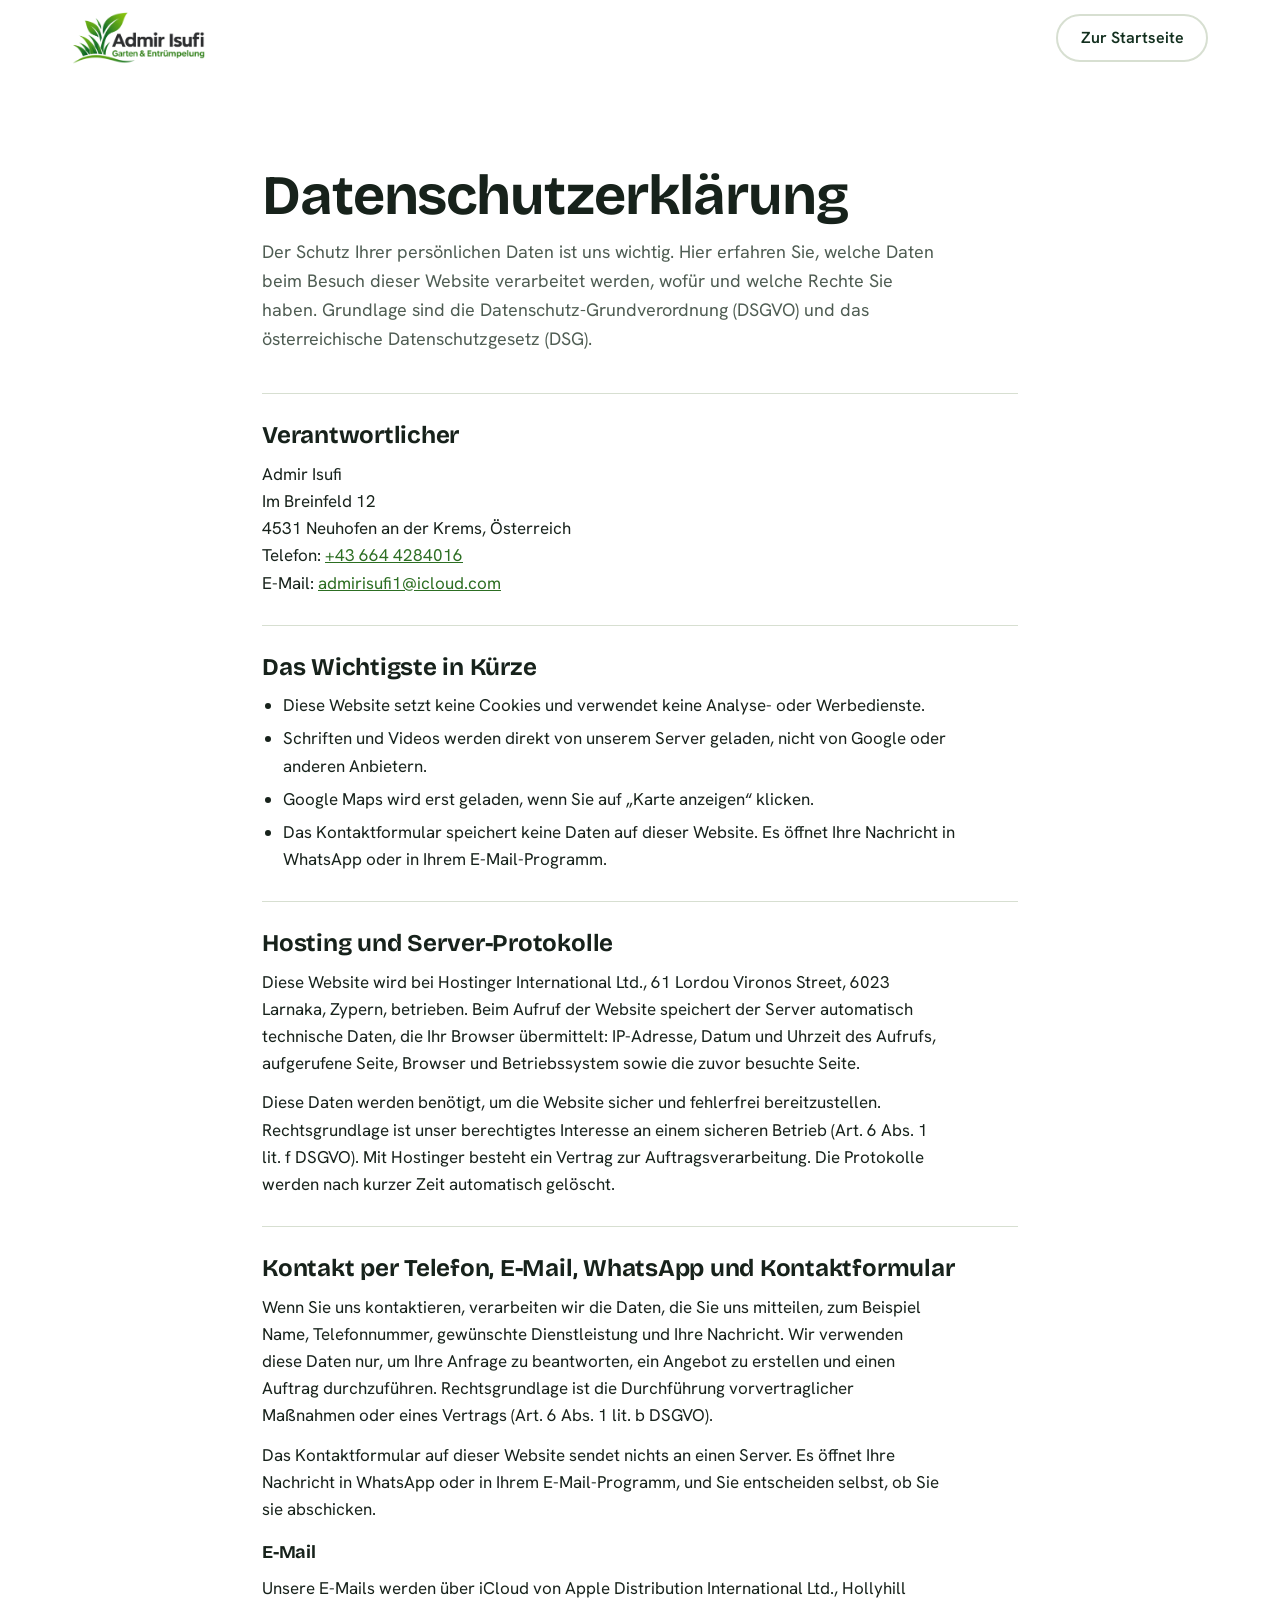
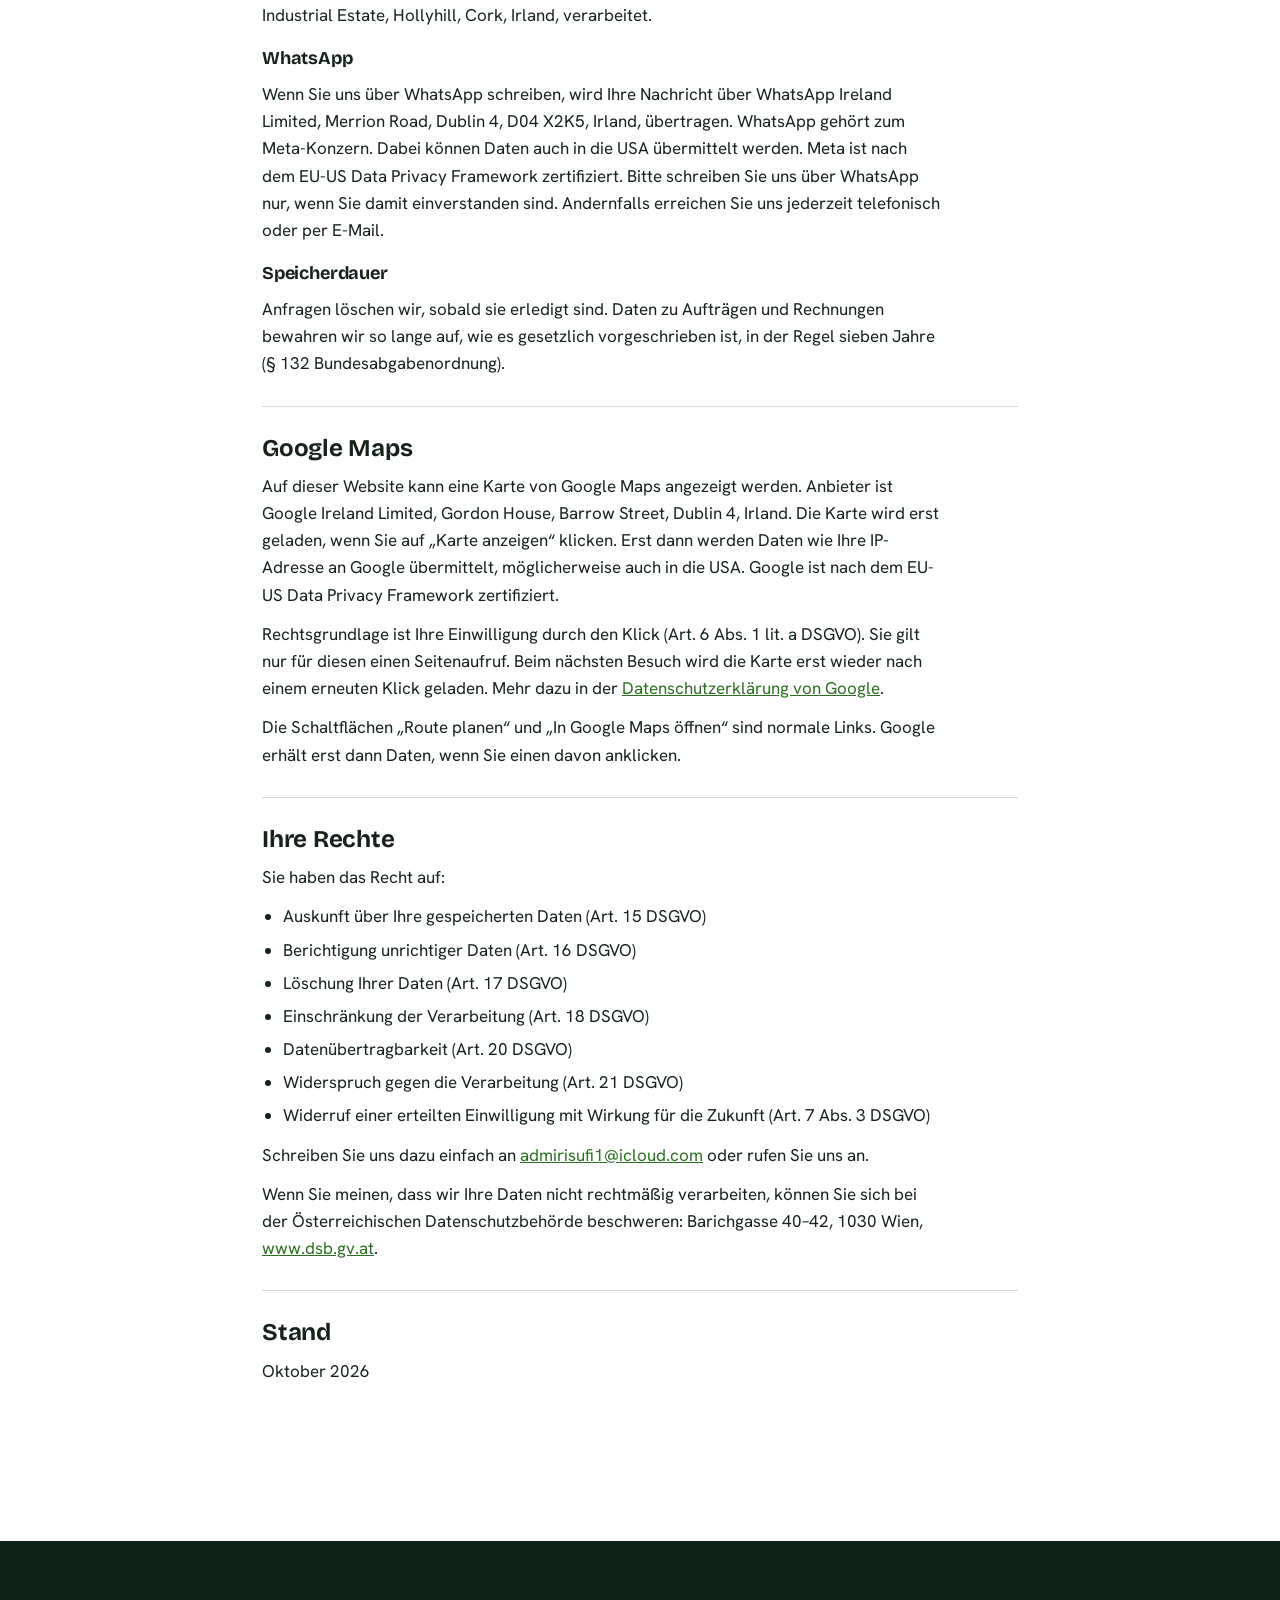
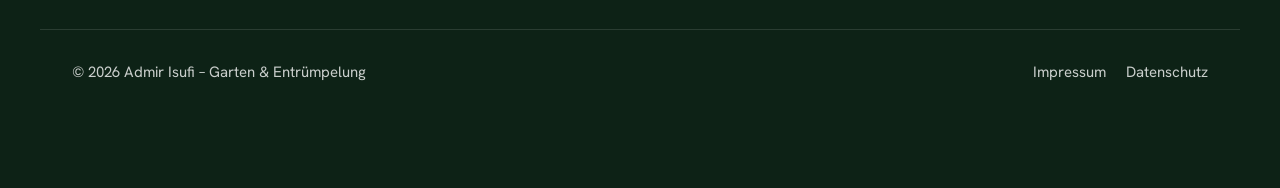
<file: datenschutz.html>
<!doctype html>
<html lang="de-AT">
<head>
  <meta charset="utf-8">
  <meta name="viewport" content="width=device-width, initial-scale=1">
  <title>Datenschutzerklärung – Admir Isufi Garten &amp; Entrümpelung</title>
  <meta name="robots" content="noindex, follow">
  <meta name="theme-color" content="#13301f">
  <link rel="icon" type="image/png" href="assets/img/favicon.png?v=3">
  <link rel="stylesheet" href="assets/css/styles.css?v=3">
</head>
<body>

<header class="site-header legal-header">
  <div class="container header-inner">
    <a class="brand" href="index.html" aria-label="Admir Isufi – zur Startseite">
      <img src="assets/img/logo.webp?v=3" width="640" height="253" alt="Admir Isufi – Garten &amp; Entrümpelung">
    </a>
    <a class="btn btn-outline" href="index.html">Zur Startseite</a>
  </div>
</header>

<main class="legal">
  <div class="container">
    <h1>Datenschutzerklärung</h1>
    <p class="legal-intro">Der Schutz Ihrer persönlichen Daten ist uns wichtig. Hier erfahren Sie, welche Daten beim Besuch dieser Website verarbeitet werden, wofür und welche Rechte Sie haben. Grundlage sind die Datenschutz-Grundverordnung (DSGVO) und das österreichische Datenschutzgesetz (DSG).</p>

    <section>
      <h2>Verantwortlicher</h2>
      <p>Admir Isufi<br>Im Breinfeld 12<br>4531 Neuhofen an der Krems, Österreich<br>
        Telefon: <a href="tel:+436644284016">+43 664 4284016</a><br>
        E-Mail: <a href="mailto:admirisufi1@icloud.com">admirisufi1@icloud.com</a></p>
    </section>

    <section>
      <h2>Das Wichtigste in Kürze</h2>
      <ul>
        <li>Diese Website setzt keine Cookies und verwendet keine Analyse- oder Werbedienste.</li>
        <li>Schriften und Videos werden direkt von unserem Server geladen, nicht von Google oder anderen Anbietern.</li>
        <li>Google Maps wird erst geladen, wenn Sie auf „Karte anzeigen“ klicken.</li>
        <li>Das Kontaktformular speichert keine Daten auf dieser Website. Es öffnet Ihre Nachricht in WhatsApp oder in Ihrem E-Mail-Programm.</li>
      </ul>
    </section>

    <section id="hosting">
      <h2>Hosting und Server-Protokolle</h2>
      <p>Diese Website wird bei Hostinger International Ltd., 61 Lordou Vironos Street, 6023 Larnaka, Zypern, betrieben. Beim Aufruf der Website speichert der Server automatisch technische Daten, die Ihr Browser übermittelt: IP-Adresse, Datum und Uhrzeit des Aufrufs, aufgerufene Seite, Browser und Betriebssystem sowie die zuvor besuchte Seite.</p>
      <p>Diese Daten werden benötigt, um die Website sicher und fehlerfrei bereitzustellen. Rechtsgrundlage ist unser berechtigtes Interesse an einem sicheren Betrieb (Art. 6 Abs. 1 lit. f DSGVO). Mit Hostinger besteht ein Vertrag zur Auftragsverarbeitung. Die Protokolle werden nach kurzer Zeit automatisch gelöscht.</p>
    </section>

    <section id="kontakt">
      <h2>Kontakt per Telefon, E-Mail, WhatsApp und Kontaktformular</h2>
      <p>Wenn Sie uns kontaktieren, verarbeiten wir die Daten, die Sie uns mitteilen, zum Beispiel Name, Telefonnummer, gewünschte Dienstleistung und Ihre Nachricht. Wir verwenden diese Daten nur, um Ihre Anfrage zu beantworten, ein Angebot zu erstellen und einen Auftrag durchzuführen. Rechtsgrundlage ist die Durchführung vorvertraglicher Maßnahmen oder eines Vertrags (Art. 6 Abs. 1 lit. b DSGVO).</p>
      <p>Das Kontaktformular auf dieser Website sendet nichts an einen Server. Es öffnet Ihre Nachricht in WhatsApp oder in Ihrem E-Mail-Programm, und Sie entscheiden selbst, ob Sie sie abschicken.</p>
      <h3>E-Mail</h3>
      <p>Unsere E-Mails werden über iCloud von Apple Distribution International Ltd., Hollyhill Industrial Estate, Hollyhill, Cork, Irland, verarbeitet.</p>
      <h3>WhatsApp</h3>
      <p>Wenn Sie uns über WhatsApp schreiben, wird Ihre Nachricht über WhatsApp Ireland Limited, Merrion Road, Dublin 4, D04 X2K5, Irland, übertragen. WhatsApp gehört zum Meta-Konzern. Dabei können Daten auch in die USA übermittelt werden. Meta ist nach dem EU-US Data Privacy Framework zertifiziert. Bitte schreiben Sie uns über WhatsApp nur, wenn Sie damit einverstanden sind. Andernfalls erreichen Sie uns jederzeit telefonisch oder per E-Mail.</p>
      <h3>Speicherdauer</h3>
      <p>Anfragen löschen wir, sobald sie erledigt sind. Daten zu Aufträgen und Rechnungen bewahren wir so lange auf, wie es gesetzlich vorgeschrieben ist, in der Regel sieben Jahre (§ 132 Bundesabgabenordnung).</p>
    </section>

    <section id="google-maps">
      <h2>Google Maps</h2>
      <p>Auf dieser Website kann eine Karte von Google Maps angezeigt werden. Anbieter ist Google Ireland Limited, Gordon House, Barrow Street, Dublin 4, Irland. Die Karte wird erst geladen, wenn Sie auf „Karte anzeigen“ klicken. Erst dann werden Daten wie Ihre IP-Adresse an Google übermittelt, möglicherweise auch in die USA. Google ist nach dem EU-US Data Privacy Framework zertifiziert.</p>
      <p>Rechtsgrundlage ist Ihre Einwilligung durch den Klick (Art. 6 Abs. 1 lit. a DSGVO). Sie gilt nur für diesen einen Seitenaufruf. Beim nächsten Besuch wird die Karte erst wieder nach einem erneuten Klick geladen. Mehr dazu in der <a href="https://policies.google.com/privacy?hl=de" target="_blank" rel="noopener">Datenschutzerklärung von Google</a>.</p>
      <p>Die Schaltflächen „Route planen“ und „In Google Maps öffnen“ sind normale Links. Google erhält erst dann Daten, wenn Sie einen davon anklicken.</p>
    </section>

    <section id="rechte">
      <h2>Ihre Rechte</h2>
      <p>Sie haben das Recht auf:</p>
      <ul>
        <li>Auskunft über Ihre gespeicherten Daten (Art. 15 DSGVO)</li>
        <li>Berichtigung unrichtiger Daten (Art. 16 DSGVO)</li>
        <li>Löschung Ihrer Daten (Art. 17 DSGVO)</li>
        <li>Einschränkung der Verarbeitung (Art. 18 DSGVO)</li>
        <li>Datenübertragbarkeit (Art. 20 DSGVO)</li>
        <li>Widerspruch gegen die Verarbeitung (Art. 21 DSGVO)</li>
        <li>Widerruf einer erteilten Einwilligung mit Wirkung für die Zukunft (Art. 7 Abs. 3 DSGVO)</li>
      </ul>
      <p>Schreiben Sie uns dazu einfach an <a href="mailto:admirisufi1@icloud.com">admirisufi1@icloud.com</a> oder rufen Sie uns an.</p>
      <p>Wenn Sie meinen, dass wir Ihre Daten nicht rechtmäßig verarbeiten, können Sie sich bei der Österreichischen Datenschutzbehörde beschweren: Barichgasse 40–42, 1030 Wien, <a href="https://www.dsb.gv.at" target="_blank" rel="noopener">www.dsb.gv.at</a>.</p>
    </section>

    <section>
      <h2>Stand</h2>
      <p>Oktober 2026</p>
    </section>
  </div>
</main>

<footer class="site-footer">
  <div class="container footer-bottom">
    <p>© 2026 Admir Isufi – Garten &amp; Entrümpelung</p>
    <ul class="footer-legal">
      <li><a href="impressum.html">Impressum</a></li>
      <li><a href="datenschutz.html" aria-current="page">Datenschutz</a></li>
    </ul>
  </div>
</footer>

</body>
</html>
</file>
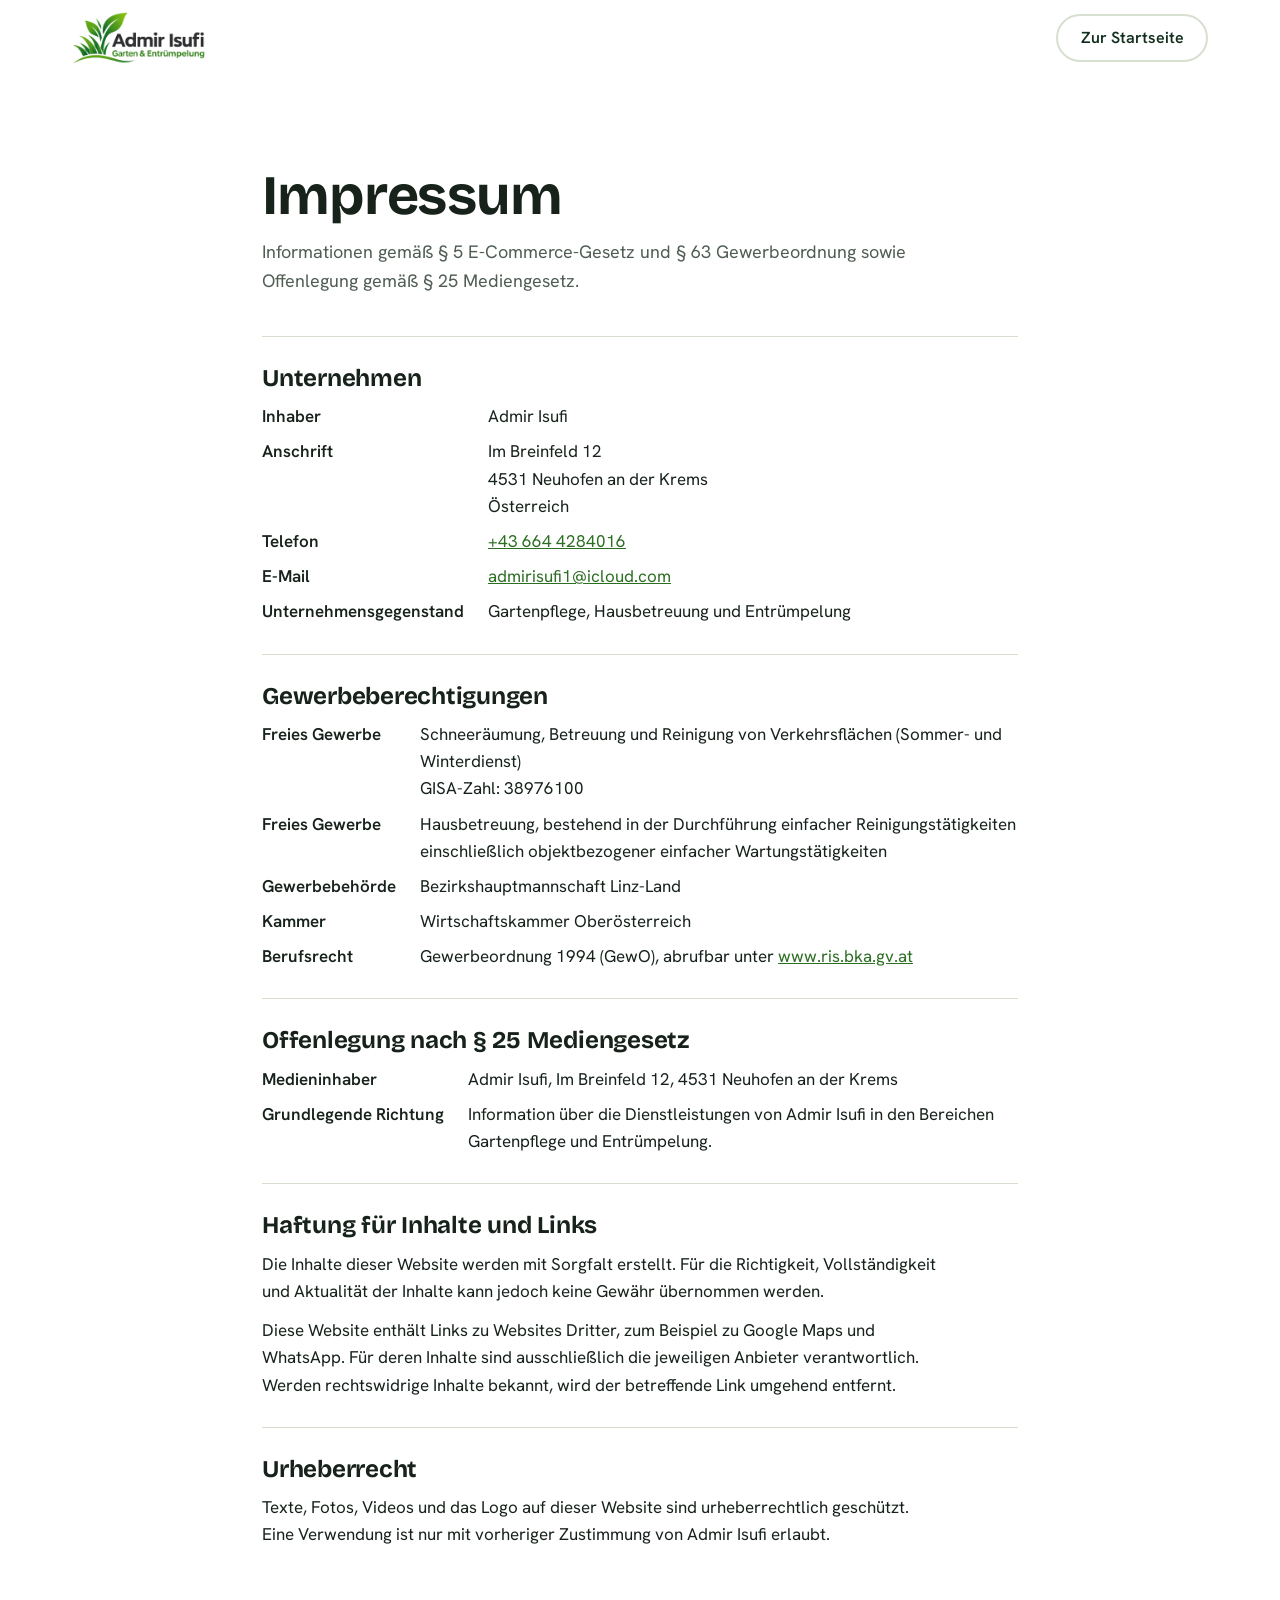
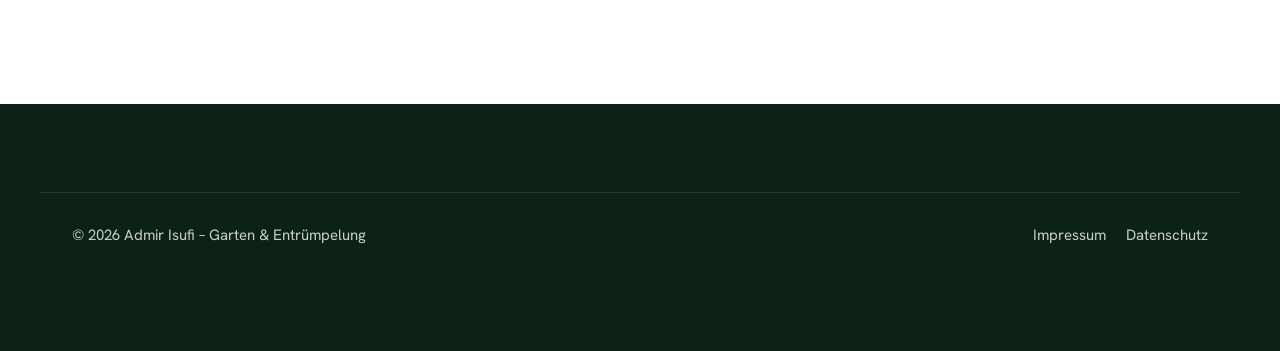
<file: impressum.html>
<!doctype html>
<html lang="de-AT">
<head>
  <meta charset="utf-8">
  <meta name="viewport" content="width=device-width, initial-scale=1">
  <title>Impressum – Admir Isufi Garten &amp; Entrümpelung</title>
  <meta name="robots" content="noindex, follow">
  <meta name="theme-color" content="#13301f">
  <link rel="icon" type="image/png" href="assets/img/favicon.png?v=3">
  <link rel="stylesheet" href="assets/css/styles.css?v=3">
</head>
<body>

<header class="site-header legal-header">
  <div class="container header-inner">
    <a class="brand" href="index.html" aria-label="Admir Isufi – zur Startseite">
      <img src="assets/img/logo.webp?v=3" width="640" height="253" alt="Admir Isufi – Garten &amp; Entrümpelung">
    </a>
    <a class="btn btn-outline" href="index.html">Zur Startseite</a>
  </div>
</header>

<main class="legal">
  <div class="container">
    <h1>Impressum</h1>
    <p class="legal-intro">Informationen gemäß § 5 E-Commerce-Gesetz und § 63 Gewerbeordnung sowie Offenlegung gemäß § 25 Mediengesetz.</p>

    <section>
      <h2>Unternehmen</h2>
      <dl>
        <dt>Inhaber</dt>
        <dd>Admir Isufi</dd>
        <dt>Anschrift</dt>
        <dd>Im Breinfeld 12<br>4531 Neuhofen an der Krems<br>Österreich</dd>
        <dt>Telefon</dt>
        <dd><a href="tel:+436644284016">+43 664 4284016</a></dd>
        <dt>E-Mail</dt>
        <dd><a href="mailto:admirisufi1@icloud.com">admirisufi1@icloud.com</a></dd>
        <dt>Unternehmensgegenstand</dt>
        <dd>Gartenpflege, Hausbetreuung und Entrümpelung</dd>
      </dl>
    </section>

    <section>
      <h2>Gewerbeberechtigungen</h2>
      <dl>
        <dt>Freies Gewerbe</dt>
        <dd>Schneeräumung, Betreuung und Reinigung von Verkehrsflächen (Sommer- und Winterdienst)<br>GISA-Zahl: 38976100</dd>
        <dt>Freies Gewerbe</dt>
        <dd>Hausbetreuung, bestehend in der Durchführung einfacher Reinigungstätigkeiten einschließlich objektbezogener einfacher Wartungstätigkeiten</dd>
        <dt>Gewerbebehörde</dt>
        <dd>Bezirkshauptmannschaft Linz-Land</dd>
        <dt>Kammer</dt>
        <dd>Wirtschaftskammer Oberösterreich</dd>
        <dt>Berufsrecht</dt>
        <dd>Gewerbeordnung 1994 (GewO), abrufbar unter <a href="https://www.ris.bka.gv.at" target="_blank" rel="noopener">www.ris.bka.gv.at</a></dd>
      </dl>
    </section>

    <section>
      <h2>Offenlegung nach § 25 Mediengesetz</h2>
      <dl>
        <dt>Medieninhaber</dt>
        <dd>Admir Isufi, Im Breinfeld 12, 4531 Neuhofen an der Krems</dd>
        <dt>Grundlegende Richtung</dt>
        <dd>Information über die Dienstleistungen von Admir Isufi in den Bereichen Gartenpflege und Entrümpelung.</dd>
      </dl>
    </section>

    <section>
      <h2>Haftung für Inhalte und Links</h2>
      <p>Die Inhalte dieser Website werden mit Sorgfalt erstellt. Für die Richtigkeit, Vollständigkeit und Aktualität der Inhalte kann jedoch keine Gewähr übernommen werden.</p>
      <p>Diese Website enthält Links zu Websites Dritter, zum Beispiel zu Google Maps und WhatsApp. Für deren Inhalte sind ausschließlich die jeweiligen Anbieter verantwortlich. Werden rechtswidrige Inhalte bekannt, wird der betreffende Link umgehend entfernt.</p>
    </section>

    <section>
      <h2>Urheberrecht</h2>
      <p>Texte, Fotos, Videos und das Logo auf dieser Website sind urheberrechtlich geschützt. Eine Verwendung ist nur mit vorheriger Zustimmung von Admir Isufi erlaubt.</p>
    </section>
  </div>
</main>

<footer class="site-footer">
  <div class="container footer-bottom">
    <p>© 2026 Admir Isufi – Garten &amp; Entrümpelung</p>
    <ul class="footer-legal">
      <li><a href="impressum.html" aria-current="page">Impressum</a></li>
      <li><a href="datenschutz.html">Datenschutz</a></li>
    </ul>
  </div>
</footer>

</body>
</html>
</file>
<file: assets/css/styles.css>
/* ==========================================================================
   Admir Isufi – Garten & Entrümpelung
   ========================================================================== */

@font-face {
  font-family: "Bricolage Grotesque";
  src: url("../fonts/bricolage-grotesque-latin-wght-normal.woff2") format("woff2-variations");
  font-weight: 200 800;
  font-style: normal;
  font-display: swap;
}
@font-face {
  font-family: "Hanken Grotesk";
  src: url("../fonts/hanken-grotesk-latin-wght-normal.woff2") format("woff2-variations");
  font-weight: 100 900;
  font-style: normal;
  font-display: swap;
}

:root {
  /* Palette */
  --forest-950: #0d2216;
  --forest-900: #13301f;
  --forest-800: #1b4029;
  --forest-700: #245535;
  --leaf: #3d8b2f;          /* Logo-Grün */
  --leaf-dark: #2c6e22;     /* Logo-Grün für Text auf Weiß (AA) */
  --spring: #a7d65e;        /* Akzent auf dunklem Grund */
  --limestone: #f2f4ef;     /* heller Abschnittshintergrund */
  --moss-100: #e3e9dc;
  --white: #ffffff;
  --ink: #17221b;
  --muted: #4f5d53;
  --line: #d7dfd1;
  --wa: #25d366;
  --wa-hover: #1fbf5b;
  --wa-ink: #06301a;
  --danger: #b42318;

  /* Type */
  --font-display: "Bricolage Grotesque", "Segoe UI", system-ui, sans-serif;
  --font-body: "Hanken Grotesk", "Segoe UI", system-ui, sans-serif;

  /* Space & shape */
  --container: 1200px;
  --gutter: clamp(16px, 4vw, 32px);
  --section-y: clamp(72px, 10vw, 128px);
  --radius-sm: 10px;
  --radius: 18px;
  --radius-lg: 28px;
  --pill: 999px;
  --shadow-card: 0 1px 2px rgba(19, 48, 31, .06), 0 8px 24px -12px rgba(19, 48, 31, .18);
  --shadow-lift: 0 2px 4px rgba(19, 48, 31, .06), 0 22px 40px -18px rgba(19, 48, 31, .35);

  /* Motion */
  --ease-out: cubic-bezier(.22, 1, .36, 1);
  --dur-fast: 160ms;
  --dur: 280ms;

  --header-h: 76px;
}

/* ---------- Base ---------- */
*, *::before, *::after { box-sizing: border-box; }
html { scroll-behavior: smooth; scroll-padding-top: calc(var(--header-h) + 12px); -webkit-text-size-adjust: 100%; }
body {
  margin: 0;
  background: var(--white);
  color: var(--ink);
  font-family: var(--font-body);
  font-size: 1.0625rem;
  line-height: 1.6;
  -webkit-font-smoothing: antialiased;
  text-rendering: optimizeLegibility;
}
img { display: block; max-width: 100%; height: auto; }
a { color: inherit; }
ul { margin: 0; padding: 0; list-style: none; }
h1, h2, h3, h4 {
  font-family: var(--font-display);
  font-weight: 700;
  line-height: 1.1;
  letter-spacing: -0.02em;
  margin: 0;
  text-wrap: balance;
}
h2 { font-size: clamp(2rem, 1.4rem + 2.4vw, 3.25rem); }
h3 { font-size: 1.375rem; letter-spacing: -0.01em; }
h4 { font-size: 1.1875rem; letter-spacing: -0.01em; }
p { margin: 0; }
.lead { font-size: clamp(1.0625rem, 1rem + .3vw, 1.25rem); color: var(--muted); }

.container { width: 100%; max-width: var(--container); margin-inline: auto; padding-inline: var(--gutter); }
.section { padding-block: var(--section-y); }

.icon {
  width: 1.25em; height: 1.25em; flex: none;
  fill: none; stroke: currentColor; stroke-width: 2; stroke-linecap: round; stroke-linejoin: round;
}

:focus-visible { outline: 3px solid var(--leaf); outline-offset: 3px; border-radius: 6px; }

.skip-link {
  position: absolute; left: 16px; top: -100px; z-index: 1000;
  background: var(--forest-900); color: var(--white); padding: 12px 18px; border-radius: var(--radius-sm);
  font-weight: 600; text-decoration: none;
}
.skip-link:focus { top: 12px; }

/* ---------- Buttons ---------- */
.btn {
  --btn-bg: var(--forest-800);
  --btn-fg: var(--white);
  display: inline-flex; align-items: center; justify-content: center; gap: .6em;
  min-height: 48px; padding: .75em 1.4em;
  border: 2px solid transparent; border-radius: var(--pill);
  background: var(--btn-bg); color: var(--btn-fg);
  font: 600 1rem/1.2 var(--font-body);
  text-decoration: none; cursor: pointer;
  touch-action: manipulation;
  transition: background-color var(--dur-fast) ease, border-color var(--dur-fast) ease,
              color var(--dur-fast) ease, transform var(--dur) var(--ease-out), box-shadow var(--dur) var(--ease-out);
}
.btn:hover { transform: translateY(-2px); box-shadow: 0 10px 22px -12px rgba(13, 34, 22, .55); }
.btn:active { transform: translateY(0) scale(.98); box-shadow: none; }
.btn-lg { min-height: 58px; padding: .9em 1.7em; font-size: 1.0625rem; }
.btn-block { width: 100%; }

.btn-primary { --btn-bg: var(--forest-800); }
.btn-primary:hover { --btn-bg: var(--forest-700); }
.btn-light { --btn-bg: var(--white); --btn-fg: var(--forest-900); }
.btn-light:hover { --btn-bg: var(--limestone); }
.btn-whatsapp { --btn-bg: var(--wa); --btn-fg: var(--wa-ink); }
.btn-whatsapp:hover { --btn-bg: var(--wa-hover); }
.btn-outline { --btn-bg: transparent; --btn-fg: var(--forest-900); border-color: var(--line); }
.btn-outline:hover { border-color: var(--forest-800); --btn-bg: var(--limestone); }
.btn-row { display: flex; flex-wrap: wrap; gap: 12px; }

/* ---------- Header ---------- */
.site-header {
  position: sticky; top: env(safe-area-inset-top, 0px); z-index: 100;
  background: rgba(255, 255, 255, .94);
  backdrop-filter: saturate(160%) blur(10px);
  -webkit-backdrop-filter: saturate(160%) blur(10px);
  border-bottom: 1px solid transparent;
  transition: border-color var(--dur) ease, box-shadow var(--dur) ease;
}
.site-header.is-scrolled { border-bottom-color: var(--line); box-shadow: 0 6px 24px -18px rgba(13, 34, 22, .5); }
.header-inner { display: flex; align-items: center; gap: 24px; min-height: var(--header-h); }
.brand { display: block; flex: none; }
.brand img { height: 52px; width: auto; }

.nav { margin-left: auto; }
.nav ul { display: flex; gap: 4px; }
.nav ul a {
  display: block; padding: 10px 14px; border-radius: var(--pill);
  font-weight: 600; font-size: .975rem; text-decoration: none; color: var(--ink);
  transition: background-color var(--dur-fast) ease, color var(--dur-fast) ease;
}
.nav ul a:hover { background: var(--limestone); color: var(--forest-800); }
.nav ul a.is-active { color: var(--leaf-dark); }
.nav-mobile-actions { display: none; }

.header-actions { display: flex; align-items: center; gap: 8px; }
.header-phone {
  display: inline-flex; align-items: center; gap: 12px;
  padding: 6px 18px 6px 6px; border-radius: var(--pill);
  background: var(--forest-900); color: var(--white); text-decoration: none;
  font-weight: 700; font-size: 1rem; line-height: 1.15; white-space: nowrap;
  transition: background-color var(--dur-fast) ease;
}
.header-phone:hover { background: var(--forest-700); }
.header-phone small { display: block; font-weight: 500; font-size: .75rem; color: #c9d8c4; }
.header-phone-icon {
  display: grid; place-items: center; width: 42px; height: 42px; border-radius: 50%;
  background: var(--spring); color: var(--forest-950);
}
.menu-toggle {
  display: none; width: 48px; height: 48px; border-radius: 50%;
  border: 1px solid var(--line); background: var(--white); color: var(--forest-900);
  cursor: pointer; place-items: center;
}
.menu-toggle .icon-close { display: none; }
.menu-toggle[aria-expanded="true"] .icon-open { display: none; }
.menu-toggle[aria-expanded="true"] .icon-close { display: block; }

@media (max-width: 1080px) {
  .nav ul a { padding-inline: 10px; }
  .header-phone-text small { display: none; }
}

@media (max-width: 960px) {
  :root { --header-h: 68px; }
  .brand img { height: 44px; }
  .menu-toggle { display: grid; }
  .header-actions { margin-left: auto; }
  .header-phone { padding: 3px; }
  .header-phone-text { display: none; }
  .header-phone-icon { width: 42px; height: 42px; }

  .nav {
    position: fixed; inset: var(--header-h) 0 auto 0;
    background: var(--white); border-bottom: 1px solid var(--line);
    padding: 12px var(--gutter) 24px;
    box-shadow: 0 24px 40px -24px rgba(13, 34, 22, .4);
    max-height: calc(100dvh - var(--header-h)); overflow-y: auto;
    opacity: 0; visibility: hidden; transform: translateY(-8px);
    transition: opacity var(--dur) var(--ease-out), transform var(--dur) var(--ease-out), visibility 0s linear var(--dur);
  }
  .nav.is-open { opacity: 1; visibility: visible; transform: none; transition-delay: 0s; }
  .nav ul { flex-direction: column; gap: 0; }
  .nav ul a { padding: 14px 4px; border-radius: 0; border-bottom: 1px solid var(--moss-100); font-size: 1.125rem; }
  .nav ul a:hover { background: none; }
  .nav-mobile-actions { display: grid; gap: 10px; margin-top: 18px; }
}

/* ---------- Hero ---------- */
.hero {
  position: relative; isolation: isolate;
  min-height: min(88vh, 860px);
  display: flex; align-items: center;
  color: var(--white);
  padding-block: clamp(96px, 14vh, 160px) clamp(120px, 16vh, 180px);
  overflow: hidden;
  background: var(--forest-900);
}
.hero-media { position: absolute; inset: 0; z-index: -2; background: var(--forest-900); }
.hero-media img, .hero-media video {
  position: absolute; inset: 0; width: 100%; height: 100%;
  object-fit: cover; object-position: 50% 45%;
}
.hero-video { transition: opacity .5s ease; }
.hero-video.is-fading { opacity: 0; }
.video-toggle {
  position: absolute; z-index: 2; top: 20px; right: var(--gutter);
  display: grid; place-items: center; width: 44px; height: 44px; border-radius: 50%;
  border: 1px solid rgba(255, 255, 255, .45); background: rgba(13, 34, 22, .45); color: var(--white);
  backdrop-filter: blur(6px); -webkit-backdrop-filter: blur(6px);
  cursor: pointer; transition: background-color var(--dur-fast) ease;
}
.video-toggle:hover { background: rgba(13, 34, 22, .75); }
.video-toggle .icon { width: 18px; height: 18px; fill: currentColor; stroke: none; }
.video-toggle .icon-play, .video-toggle[aria-pressed="true"] .icon-pause { display: none; }
.video-toggle[aria-pressed="true"] .icon-play { display: block; }

@media (min-width: 700px) and (max-width: 899px) {
  .hero::before { background: linear-gradient(90deg, rgba(10, 30, 19, .88) 0%, rgba(10, 30, 19, .7) 60%, rgba(10, 30, 19, .4) 100%); }
}
/* Wide screens: the portrait video sits on the right and fades into the green */
@media (min-width: 900px) {
  .hero-media {
    left: auto; width: 54%;
    -webkit-mask-image: linear-gradient(90deg, transparent 0, #000 30%);
    mask-image: linear-gradient(90deg, transparent 0, #000 30%);
  }
  .hero::before { background: linear-gradient(0deg, rgba(10, 30, 19, .55) 0%, rgba(10, 30, 19, 0) 30%); }
  .hero::after {
    content: ""; position: absolute; inset: 0; z-index: -3; pointer-events: none;
    background: radial-gradient(70% 80% at 0% 100%, rgba(167, 214, 94, .10), transparent 60%);
  }
}
.hero::before {
  content: ""; position: absolute; inset: 0; z-index: -1;
  background:
    linear-gradient(90deg, rgba(10, 30, 19, .88) 0%, rgba(10, 30, 19, .7) 38%, rgba(10, 30, 19, .15) 72%, rgba(10, 30, 19, 0) 100%),
    linear-gradient(0deg, rgba(10, 30, 19, .45) 0%, rgba(10, 30, 19, 0) 35%);
}
.hero-content { position: relative; }
.hero-title {
  font-size: clamp(2.75rem, 1.2rem + 6.4vw, 6rem);
  line-height: .98;
  letter-spacing: -0.035em;
  font-weight: 750;
  max-width: 11ch;
}
.hero-title span { display: block; }
.hero-title span + span { color: var(--spring); }
.hero-lead {
  margin-top: 28px; max-width: 54ch;
  font-size: clamp(1.0625rem, 1rem + .35vw, 1.25rem); line-height: 1.6;
  color: rgba(255, 255, 255, .9);
}
.hero-actions { display: flex; flex-wrap: wrap; gap: 14px; margin-top: 36px; }
.hero-facts { display: flex; flex-wrap: wrap; gap: 10px 28px; margin-top: 36px; font-weight: 500; color: rgba(255, 255, 255, .92); }
.hero-facts li { display: inline-flex; align-items: center; gap: 8px; }
.hero-facts .icon { color: var(--spring); width: 1.1em; height: 1.1em; stroke-width: 2.6; }
.hero-mail { margin-top: 36px; max-width: 680px; }
.hero-mail + .hero-actions { margin-top: 14px; }
.btn-mail {
  --btn-bg: rgba(255, 255, 255, .12); --btn-fg: var(--white);
  border-color: rgba(255, 255, 255, .6);
  backdrop-filter: blur(6px); -webkit-backdrop-filter: blur(6px);
}
.btn-mail:hover { --btn-bg: rgba(255, 255, 255, .22); }
.btn-mail .chevron { width: 1.1em; height: 1.1em; transition: transform var(--dur) var(--ease-out); }
.btn-mail[aria-expanded="true"] .chevron { transform: rotate(180deg); }
.service-picker {
  display: grid; gap: 10px; margin-top: 12px; padding: 20px;
  border-radius: var(--radius); border: 1px solid rgba(255, 255, 255, .16);
  background: rgba(13, 34, 22, .86);
  backdrop-filter: blur(12px); -webkit-backdrop-filter: blur(12px);
}
.service-picker[hidden] { display: none; }
.picker-title { color: rgba(255, 255, 255, .92); }
.picker-group { margin-top: 4px; font: 700 .975rem/1.2 var(--font-display); color: var(--spring); }
.picker-list { display: flex; flex-wrap: wrap; gap: 8px; }
.pick {
  min-height: 44px; padding: 10px 16px; border-radius: var(--pill);
  border: 1px solid rgba(255, 255, 255, .32); background: transparent; color: var(--white);
  font: 600 .95rem/1.2 var(--font-body); cursor: pointer; touch-action: manipulation;
  transition: background-color var(--dur-fast) ease, color var(--dur-fast) ease, border-color var(--dur-fast) ease;
}
.pick:hover { background: var(--spring); border-color: var(--spring); color: var(--forest-950); }
.hero-curve {
  position: absolute; left: 0; right: 0; bottom: -1px; width: 100%; height: clamp(40px, 7vw, 110px);
  fill: var(--forest-900);
}

/* ---------- Ticker (moving band of services) ---------- */
.ticker { background: var(--forest-900); color: var(--white); overflow: hidden; padding-block: 6px 26px; }
.ticker-track { display: flex; width: max-content; }
.ticker-list { display: flex; flex: none; align-items: center; }
.ticker-list li {
  display: inline-flex; align-items: center; gap: clamp(20px, 3vw, 36px); padding-right: clamp(20px, 3vw, 36px);
  font: 600 clamp(1.25rem, 1rem + 1vw, 1.75rem)/1.2 var(--font-display); letter-spacing: -0.01em; white-space: nowrap;
}
.ticker-list .icon { width: .9em; height: .9em; color: var(--spring); }
@media (prefers-reduced-motion: no-preference) {
  .ticker-track { animation: ticker 45s linear infinite; }
  .ticker:hover .ticker-track { animation-play-state: paused; }
}
@keyframes ticker { from { transform: translateX(0); } to { transform: translateX(-50%); } }
@media (prefers-reduced-motion: reduce) {
  .ticker-track { width: auto; justify-content: center; padding-inline: var(--gutter); }
  .ticker-list { flex-wrap: wrap; justify-content: center; row-gap: 8px; }
  .ticker-list--clone { display: none; }
}

/* Hero load sequence – the one orchestrated moment on the page */
@media (prefers-reduced-motion: no-preference) {
  .hero-media { animation: fade-in 1.2s var(--ease-out) both; }
  .hero-title span, .hero-lead, .hero-mail, .hero-actions, .hero-facts { animation: rise .9s var(--ease-out) both; }
  .hero-title span:nth-child(2) { animation-delay: .12s; }
  .hero-lead { animation-delay: .24s; }
  .hero-mail { animation-delay: .32s; }
  .hero-actions { animation-delay: .4s; }
  .hero-facts { animation-delay: .52s; }
}
@keyframes rise { from { opacity: 0; transform: translateY(18px); } to { opacity: 1; transform: none; } }
@keyframes fade-in { from { opacity: 0; } to { opacity: 1; } }

@media (max-width: 699px) {
  .hero { min-height: auto; align-items: flex-end; padding-top: 180px; }
  .hero::before {
    background: linear-gradient(0deg, rgba(10, 30, 19, .94) 0%, rgba(10, 30, 19, .78) 45%, rgba(10, 30, 19, .25) 80%, rgba(10, 30, 19, .1) 100%);
  }
  .hero-actions .btn, .btn-mail { width: 100%; }
  .hero-facts { flex-direction: column; gap: 8px; }
}

/* ---------- Section heads ---------- */
.section-head { display: grid; gap: 16px; max-width: 760px; margin-bottom: clamp(40px, 6vw, 64px); }
.section-head p { color: var(--muted); font-size: 1.125rem; max-width: 60ch; }
.section-head--light h2 { color: var(--white); }
.section-head--light p { color: rgba(255, 255, 255, .78); }

/* ---------- Services ---------- */
.services { padding-top: clamp(48px, 7vw, 88px); }
.service-group + .service-group { margin-top: clamp(56px, 8vw, 96px); }
.group-head { display: flex; align-items: center; gap: 18px; margin-bottom: 28px; }
.group-head h3 { font-size: clamp(1.5rem, 1.2rem + 1vw, 2rem); }
.group-head p { color: var(--muted); margin-top: 4px; }
.group-icon {
  display: grid; place-items: center; flex: none;
  width: 60px; height: 60px; border-radius: var(--radius);
  background: var(--forest-900); color: var(--spring);
}
.group-icon .icon { width: 28px; height: 28px; }

.group-video {
  position: relative; margin: 0 0 28px; overflow: hidden; isolation: isolate;
  border-radius: var(--radius-lg); background: var(--forest-900); box-shadow: var(--shadow-card);
  aspect-ratio: 21 / 9; max-width: 100%;
}
.group-video video {
  position: absolute; inset: 0; width: 100%; height: 100%;
  object-fit: cover; object-position: 50% 60%;
  transition: opacity .5s ease;
}
.group-video video.is-fading { opacity: 0; }
.group-video::after {
  content: ""; position: absolute; inset: 0; pointer-events: none;
  background: linear-gradient(0deg, rgba(10, 30, 19, .55) 0%, rgba(10, 30, 19, 0) 38%);
}
.video-badge {
  position: absolute; z-index: 1; left: 20px; bottom: 18px;
  padding: 10px 18px; border-radius: var(--pill);
  background: rgba(13, 34, 22, .6); color: var(--white);
  backdrop-filter: blur(8px); -webkit-backdrop-filter: blur(8px);
  font: 700 1rem/1.2 var(--font-display);
}
@media (prefers-reduced-motion: no-preference) {
  .group-video video { animation: slow-zoom 14s ease-in-out infinite alternate; }
}
@keyframes slow-zoom { from { transform: scale(1); } to { transform: scale(1.1) translateX(-2%); } }
@media (max-width: 700px) {
  .group-video { aspect-ratio: 4 / 3; border-radius: var(--radius); }
  .group-video video { object-position: 32% 60%; }
  .video-badge { left: 12px; bottom: 12px; font-size: .9rem; padding: 8px 14px; }
}
.card-grid { display: grid; grid-template-columns: repeat(4, minmax(0, 1fr)); gap: 20px; }
.card-grid--3 { grid-template-columns: repeat(3, minmax(0, 1fr)); }
@media (max-width: 1080px) { .card-grid { grid-template-columns: repeat(3, minmax(0, 1fr)); } }
@media (max-width: 800px)  { .card-grid { grid-template-columns: repeat(2, minmax(0, 1fr)); gap: 16px; } }
@media (max-width: 800px)  { .card-grid--3 .card--cta { grid-column: 1 / -1; } }
@media (max-width: 540px)  { .card-grid { grid-template-columns: 1fr; } }

.card {
  position: relative; display: flex; flex-direction: column;
  background: var(--white); border: 1px solid var(--line); border-radius: var(--radius);
  overflow: hidden; box-shadow: var(--shadow-card);
  transition: transform var(--dur) var(--ease-out), box-shadow var(--dur) var(--ease-out), border-color var(--dur) ease;
}
.card:hover { transform: translateY(-4px); box-shadow: var(--shadow-lift); border-color: #c4d1bc; }
.card-media { aspect-ratio: 4 / 3; overflow: hidden; background: var(--moss-100); }
.card-media img { width: 100%; height: 100%; object-fit: cover; transition: transform 700ms var(--ease-out); }
.card:hover .card-media img { transform: scale(1.06); }
.card-media--icon {
  display: grid; place-items: center;
  background:
    radial-gradient(120% 90% at 85% 10%, rgba(167, 214, 94, .22), transparent 55%),
    linear-gradient(160deg, var(--forest-700), var(--forest-900));
  color: rgba(255, 255, 255, .92);
}
.card-media--icon .icon { width: 64px; height: 64px; stroke-width: 1.5; transition: transform 700ms var(--ease-out); }
.card:hover .card-media--icon .icon { transform: scale(1.08) rotate(-3deg); }

.card-body { position: relative; display: flex; flex-direction: column; gap: 10px; flex: 1; padding: 34px 22px 22px; }
.card-icon {
  position: absolute; top: -24px; left: 20px;
  display: grid; place-items: center; width: 48px; height: 48px; border-radius: 14px;
  background: var(--white); color: var(--leaf-dark);
  box-shadow: 0 6px 16px -6px rgba(13, 34, 22, .35);
}
.card-icon .icon { width: 24px; height: 24px; }
.card-body p { color: var(--muted); font-size: 1rem; line-height: 1.55; }
.card-cta {
  display: inline-flex; align-items: center; gap: 8px; align-self: flex-start;
  margin-top: auto; min-height: 44px; padding: 10px 18px 10px 14px;
  border-radius: var(--pill); background: var(--limestone); color: var(--forest-900);
  font-weight: 600; font-size: .95rem; text-decoration: none;
  transition: background-color var(--dur-fast) ease, color var(--dur-fast) ease;
}
.card-cta .icon { color: #128c4a; transition: color var(--dur-fast) ease; }
.card-body p + .card-cta { margin-top: auto; }
.card-body > p { margin-bottom: 8px; }
.card-cta:hover { background: var(--wa); color: var(--wa-ink); }
.card-cta:hover .icon { color: var(--wa-ink); }

.card--cta {
  background: linear-gradient(160deg, var(--forest-800), var(--forest-950));
  border-color: transparent; color: var(--white);
}
.card--cta .card-body { padding: 28px 24px; justify-content: center; gap: 14px; }
.card--cta h4 { font-size: 1.5rem; }
.card--cta p { color: rgba(255, 255, 255, .8); }
.card--cta .btn { align-self: flex-start; margin-top: 6px; }

/* ---------- About ---------- */
.about { background: var(--limestone); }
.about-grid { display: grid; grid-template-columns: 5fr 6fr; gap: clamp(36px, 6vw, 88px); align-items: center; }
.about-media { margin: 0; position: relative; }
.about-media img { width: 100%; aspect-ratio: 5 / 6; object-fit: cover; border-radius: var(--radius-lg); }
.about-text { display: grid; gap: 24px; }
.about-text h2 { max-width: 14ch; }
.about-list { display: grid; gap: 12px; }
.about-list li { display: flex; gap: 12px; align-items: flex-start; font-weight: 500; }
.about-list .icon {
  width: 26px; height: 26px; padding: 5px; margin-top: 1px; border-radius: 50%;
  background: var(--forest-800); color: var(--spring); stroke-width: 3;
}
@media (max-width: 860px) {
  .about-grid { grid-template-columns: 1fr; }
  .about-media img { aspect-ratio: 4 / 3; }
}

/* ---------- Before / after ---------- */
.compare { background: var(--forest-900); color: var(--white); position: relative; overflow: hidden; }
.compare::before {
  content: ""; position: absolute; inset: 0; pointer-events: none;
  background: radial-gradient(60% 50% at 100% 0%, rgba(167, 214, 94, .12), transparent 70%);
}
.compare .container { position: relative; }
.compare-list { display: grid; gap: clamp(40px, 6vw, 72px); }
.pair { margin: 0; display: grid; gap: 18px; }
.pair-images { display: grid; grid-template-columns: 1fr 1fr; gap: 12px; }
.pair-img { position: relative; overflow: hidden; border-radius: var(--radius); background: var(--forest-800); }
.pair-img img { width: 100%; height: 100%; aspect-ratio: 6 / 5; object-fit: cover; transition: transform 900ms var(--ease-out); }
.pair-img:hover img { transform: scale(1.04); }
.pair--wide .pair-img img { aspect-ratio: 920 / 505; }
.pair--grab .pair-img img { aspect-ratio: 8 / 7; }
.pair--tall .pair-img img { object-position: 50% 58%; }
.tag {
  position: absolute; top: 14px; left: 14px;
  padding: 7px 14px; border-radius: var(--pill);
  background: rgba(13, 34, 22, .78); color: var(--white);
  backdrop-filter: blur(6px); -webkit-backdrop-filter: blur(6px);
  font: 700 .9375rem/1 var(--font-display);
}
.tag--after { background: var(--spring); color: var(--forest-950); }
.pair figcaption { font-size: 1.125rem; color: rgba(255, 255, 255, .82); }
.pair figcaption strong { color: var(--white); font-family: var(--font-display); font-weight: 700; }
@media (max-width: 640px) {
  .pair-images { grid-template-columns: 1fr; }
  .pair-img img { aspect-ratio: 4 / 3; }
}

/* ---------- Benefits ---------- */
.benefit-grid { display: grid; grid-template-columns: repeat(4, minmax(0, 1fr)); gap: 20px; }
.benefit {
  display: grid; align-content: start; gap: 12px;
  padding: 28px 24px; border-radius: var(--radius);
  background: var(--limestone); border: 1px solid transparent;
  transition: background-color var(--dur) ease, border-color var(--dur) ease, transform var(--dur) var(--ease-out);
}
.benefit:hover { background: var(--white); border-color: var(--line); transform: translateY(-4px); }
.benefit h3 { font-size: 1.25rem; }
.benefit p { color: var(--muted); font-size: 1rem; }
.benefit-icon {
  display: grid; place-items: center; width: 56px; height: 56px; margin-bottom: 6px;
  border-radius: 16px; background: var(--forest-900); color: var(--spring);
  transition: transform var(--dur) var(--ease-out);
}
.benefit:hover .benefit-icon { transform: rotate(-6deg) scale(1.05); }
.benefit-icon .icon { width: 28px; height: 28px; }
@media (max-width: 1000px) { .benefit-grid { grid-template-columns: repeat(2, minmax(0, 1fr)); } }
@media (max-width: 540px)  { .benefit-grid { grid-template-columns: 1fr; } }

/* ---------- Contact ---------- */
.contact { background: linear-gradient(180deg, var(--white) 0%, var(--limestone) 100%); }
.contact-grid { display: grid; grid-template-columns: 1fr 1fr; gap: clamp(36px, 6vw, 80px); align-items: start; }
.contact-info { display: grid; gap: 24px; }
.contact-info h2 { max-width: 13ch; }
.contact-buttons { display: grid; gap: 12px; margin-top: 8px; }
.contact-btn {
  display: flex; align-items: center; gap: 16px;
  padding: 14px 22px 14px 14px; border-radius: var(--radius);
  background: var(--forest-900); color: var(--white); text-decoration: none;
  font: 700 1.1875rem/1.2 var(--font-display); letter-spacing: -0.01em;
  overflow-wrap: anywhere;
  transition: background-color var(--dur-fast) ease, transform var(--dur) var(--ease-out), box-shadow var(--dur) var(--ease-out);
}
.contact-btn small { display: block; margin-bottom: 4px; font: 500 .875rem/1 var(--font-body); color: #c9d8c4; letter-spacing: 0; }
.contact-btn:hover { background: var(--forest-700); transform: translateY(-2px); box-shadow: var(--shadow-lift); }
.contact-btn-icon {
  display: grid; place-items: center; flex: none; width: 54px; height: 54px; border-radius: 14px;
  background: var(--spring); color: var(--forest-950);
}
.contact-btn-icon .icon { width: 26px; height: 26px; }
.contact-btn--wa { background: var(--wa); color: var(--wa-ink); }
.contact-btn--wa small { color: #0e4a2a; }
.contact-btn--wa .contact-btn-icon { background: var(--white); color: #128c4a; }
.contact-btn--wa:hover { background: var(--wa-hover); }

.contact-form {
  display: grid; gap: 18px;
  padding: clamp(24px, 4vw, 40px); border-radius: var(--radius-lg);
  background: var(--white); border: 1px solid var(--line); box-shadow: var(--shadow-lift);
}
.contact-form h3 { font-size: 1.625rem; }
.form-intro { color: var(--muted); font-size: 1rem; margin-top: -8px; }
.field { display: grid; gap: 6px; }
.field label { font-weight: 600; font-size: .975rem; }
.field label span { color: var(--leaf-dark); }
.field input, .field select, .field textarea {
  width: 100%; min-height: 52px; padding: 12px 16px;
  border: 1.5px solid var(--line); border-radius: 12px;
  background: var(--white); color: var(--ink);
  font: 400 1rem/1.4 var(--font-body);
  transition: border-color var(--dur-fast) ease, box-shadow var(--dur-fast) ease;
}
.field textarea { resize: vertical; min-height: 120px; }
.field input::placeholder, .field textarea::placeholder { color: #7a867d; }
.field input:hover, .field select:hover, .field textarea:hover { border-color: #b7c4ae; }
.field input:focus, .field select:focus, .field textarea:focus {
  outline: none; border-color: var(--leaf); box-shadow: 0 0 0 4px rgba(61, 139, 47, .18);
}
.field [aria-invalid="true"] { border-color: var(--danger); }
.field-error { color: var(--danger); font-size: .9rem; font-weight: 500; }
.select-wrap { position: relative; }
.select-wrap::after {
  content: ""; position: absolute; right: 18px; top: 50%; width: 9px; height: 9px; pointer-events: none;
  border-right: 2px solid var(--forest-800); border-bottom: 2px solid var(--forest-800);
  transform: translateY(-70%) rotate(45deg);
}
.field select { appearance: none; -webkit-appearance: none; padding-right: 44px; cursor: pointer; }
.form-actions { display: grid; gap: 10px; margin-top: 4px; }
.form-status { font-weight: 600; color: var(--leaf-dark); min-height: 1.5em; }
.form-status.is-error { color: var(--danger); }
@media (max-width: 900px) { .contact-grid { grid-template-columns: 1fr; } }

/* ---------- Location / map ---------- */
.location { background: var(--limestone); }
.location-grid { display: grid; grid-template-columns: 2fr 3fr; gap: clamp(32px, 5vw, 64px); align-items: center; }
.location-info { display: grid; gap: 24px; }
.location-address { display: flex; gap: 14px; font-style: normal; font-size: 1.125rem; line-height: 1.5; }
.location-address strong { display: block; font-family: var(--font-display); }
.location-address .icon { width: 28px; height: 28px; color: var(--leaf-dark); margin-top: 2px; }
.map {
  position: relative; overflow: hidden; aspect-ratio: 16 / 10; max-width: 100%;
  border-radius: var(--radius-lg); border: 1px solid var(--line);
  background:
    linear-gradient(rgba(255, 255, 255, .06) 1px, transparent 1px) 0 0 / 32px 32px,
    linear-gradient(90deg, rgba(255, 255, 255, .06) 1px, transparent 1px) 0 0 / 32px 32px,
    linear-gradient(160deg, var(--forest-700), var(--forest-900));
  box-shadow: var(--shadow-card);
}
.map iframe { position: absolute; inset: 0; width: 100%; height: 100%; border: 0; }
.map-consent {
  position: absolute; inset: 0; display: grid; place-content: center; justify-items: center; gap: 16px;
  padding: 24px; text-align: center; color: rgba(255, 255, 255, .88);
}
.map-consent p { max-width: 40ch; font-size: .975rem; }
.map-pin { width: 44px; height: 44px; color: var(--spring); }
@media (max-width: 860px) {
  .location-grid { grid-template-columns: 1fr; }
  .map { aspect-ratio: 4 / 3; }
}

/* ---------- Footer ---------- */
.site-footer { background: var(--forest-950); color: rgba(255, 255, 255, .78); padding-top: clamp(56px, 8vw, 88px); }
.footer-grid { display: grid; grid-template-columns: 2fr 1fr 1fr; gap: 40px; padding-bottom: 48px; }
.footer-brand img { width: 260px; height: auto; }
.footer-brand p { margin-top: 16px; max-width: 34ch; }
.footer-title { font-size: 1.0625rem; color: var(--white); margin-bottom: 16px; letter-spacing: 0; }
.footer-list { display: grid; gap: 4px; }
.footer-list a {
  display: inline-flex; align-items: center; gap: 10px; min-height: 40px;
  text-decoration: none; overflow-wrap: anywhere; transition: color var(--dur-fast) ease;
}
.footer-list a:hover { color: var(--spring); }
.footer-list .icon { color: var(--spring); }
.footer-bottom {
  display: flex; flex-wrap: wrap; justify-content: space-between; align-items: center; gap: 8px 24px;
  border-top: 1px solid rgba(255, 255, 255, .12); padding-block: 22px 96px; font-size: .9375rem;
}
.footer-legal { display: flex; gap: 20px; }
.footer-legal a { display: inline-block; padding-block: 8px; text-decoration: none; }
.footer-legal a:hover { color: var(--spring); }
.map-consent a { color: var(--white); }
.form-intro a { color: var(--leaf-dark); }

/* ---------- Legal pages ---------- */
.legal-header .header-inner { justify-content: space-between; }
.legal { padding-block: clamp(48px, 7vw, 88px) var(--section-y); }
.legal .container { max-width: 820px; }
.legal h1 { font-size: clamp(2rem, 1.4rem + 2.6vw, 3.5rem); margin-bottom: 12px; hyphens: auto; overflow-wrap: break-word; }
.legal-intro { color: var(--muted); font-size: 1.125rem; margin-bottom: 40px; }
.legal section { display: grid; gap: 12px; padding-block: 28px; border-top: 1px solid var(--line); }
.legal h2 { font-size: 1.5rem; letter-spacing: -0.01em; scroll-margin-top: calc(var(--header-h) + 16px); }
.legal h3 { font-size: 1.125rem; margin-top: 8px; }
.legal p, .legal li { max-width: 68ch; }
.legal ul { list-style: disc; padding-left: 1.25em; display: grid; gap: 6px; }
.legal a { color: var(--leaf-dark); overflow-wrap: anywhere; }
.legal dl { display: grid; grid-template-columns: max-content 1fr; gap: 8px 24px; margin: 0; }
.legal dt { font-weight: 600; }
.legal dd { margin: 0; min-width: 0; overflow-wrap: anywhere; }
@media (max-width: 560px) {
  .legal dl { grid-template-columns: 1fr; gap: 2px; }
  .legal dd { margin-bottom: 10px; }
}
@media (max-width: 760px) {
  .footer-grid { grid-template-columns: 1fr 1fr; }
  .footer-brand { grid-column: 1 / -1; }
}
@media (max-width: 420px) { .footer-grid { grid-template-columns: 1fr; } }

/* ---------- Floating WhatsApp ---------- */
.wa-float {
  position: fixed; right: max(16px, env(safe-area-inset-right)); bottom: max(16px, env(safe-area-inset-bottom)); z-index: 90;
  display: inline-flex; align-items: center; gap: 10px;
  height: 60px; padding: 0 22px 0 16px; border-radius: var(--pill);
  background: var(--wa); color: var(--wa-ink); text-decoration: none;
  font-weight: 700; font-size: 1rem;
  box-shadow: 0 10px 28px -8px rgba(6, 48, 26, .55), 0 0 0 4px rgba(255, 255, 255, .9);
  transition: transform var(--dur) var(--ease-out), background-color var(--dur-fast) ease;
}
.wa-float .icon { width: 30px; height: 30px; }
.wa-float:hover { background: var(--wa-hover); transform: translateY(-3px) scale(1.03); }
@media (prefers-reduced-motion: no-preference) {
  .wa-float::before {
    content: ""; position: absolute; inset: 0; border-radius: inherit; z-index: -1;
    background: var(--wa); animation: wa-pulse 2.8s ease-out 2s 3;
  }
}
@keyframes wa-pulse { 0% { transform: scale(1); opacity: .55; } 100% { transform: scale(1.45); opacity: 0; } }
@media (max-width: 600px) {
  .wa-float { width: 60px; padding: 0; justify-content: center; }
  .wa-float-label { position: absolute; width: 1px; height: 1px; overflow: hidden; clip: rect(0 0 0 0); white-space: nowrap; }
}

/* ---------- Reduced motion ---------- */
@media (prefers-reduced-motion: reduce) {
  html { scroll-behavior: auto; }
  *, *::before, *::after { transition-duration: .01ms !important; animation-duration: .01ms !important; animation-iteration-count: 1 !important; }
  .btn:hover, .card:hover, .benefit:hover, .contact-btn:hover, .wa-float:hover { transform: none; }
  .card:hover .card-media img, .pair-img:hover img { transform: none; }
}
</file>
